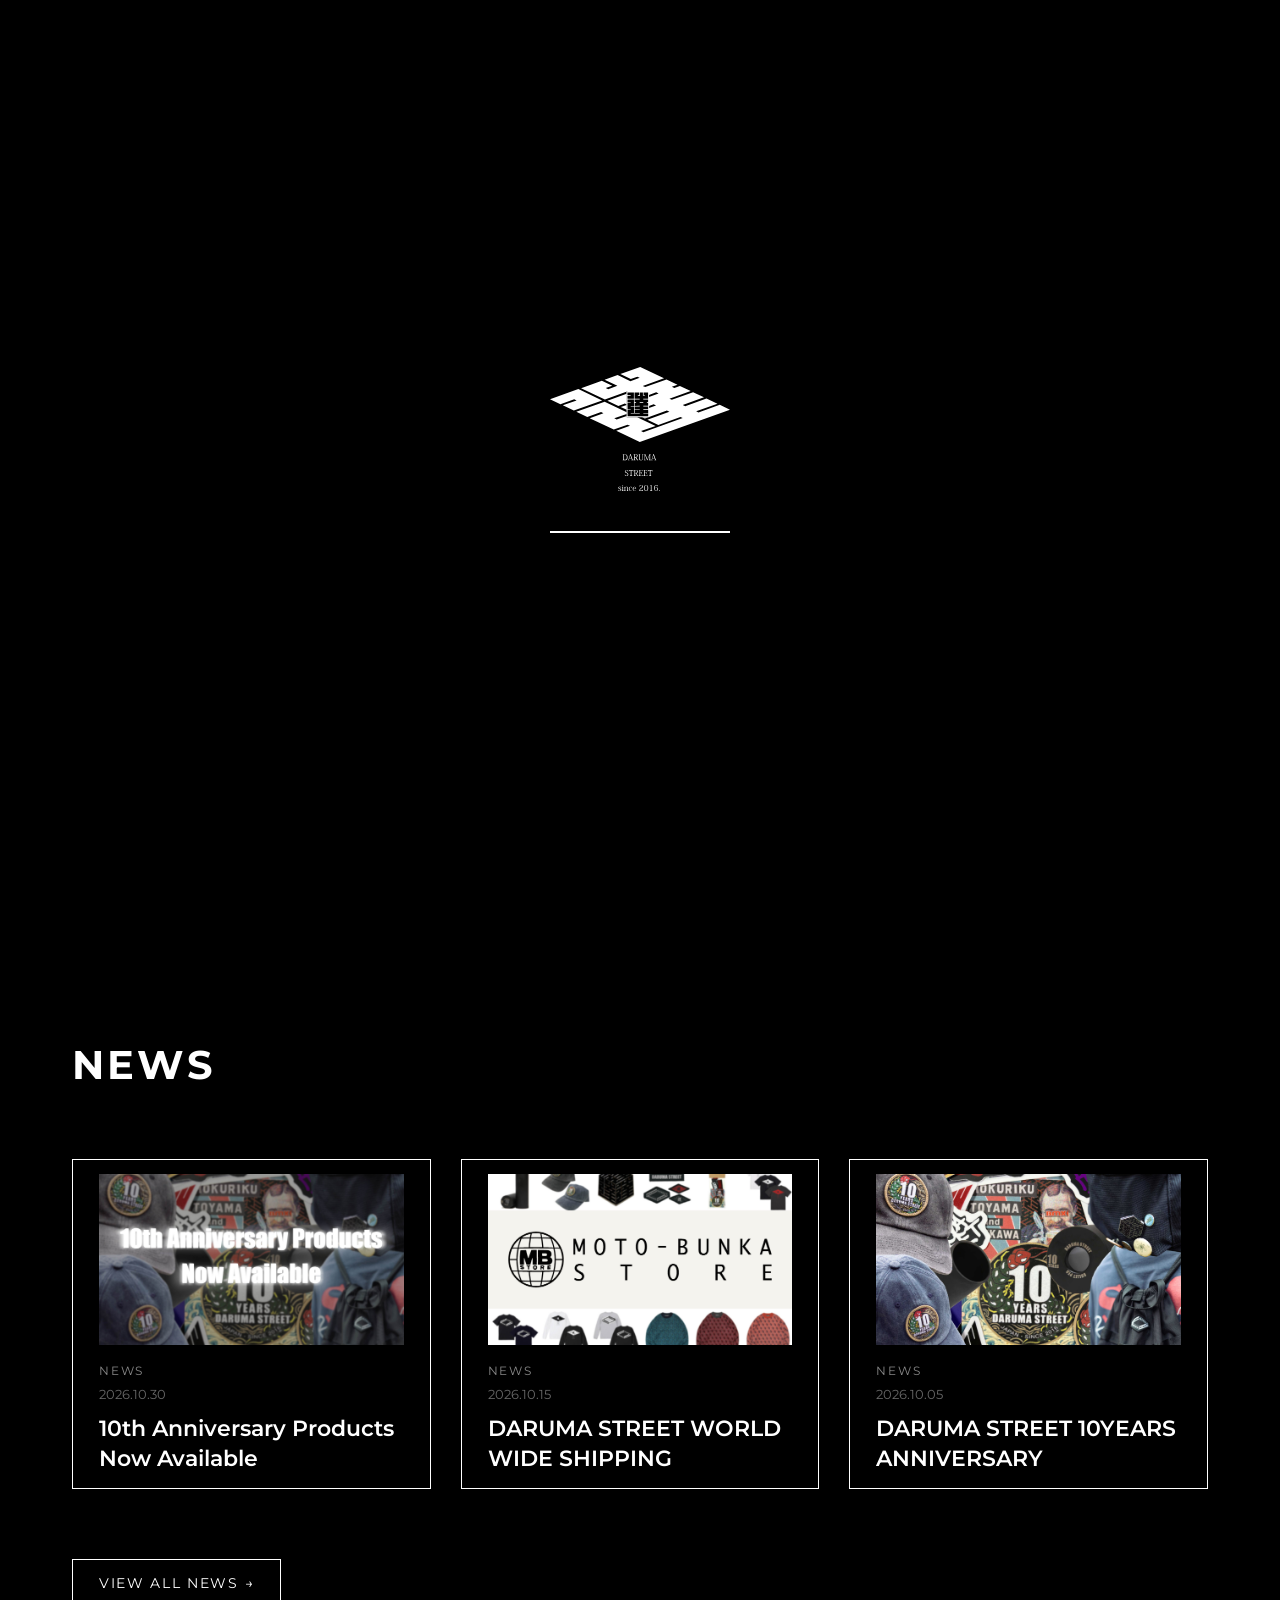
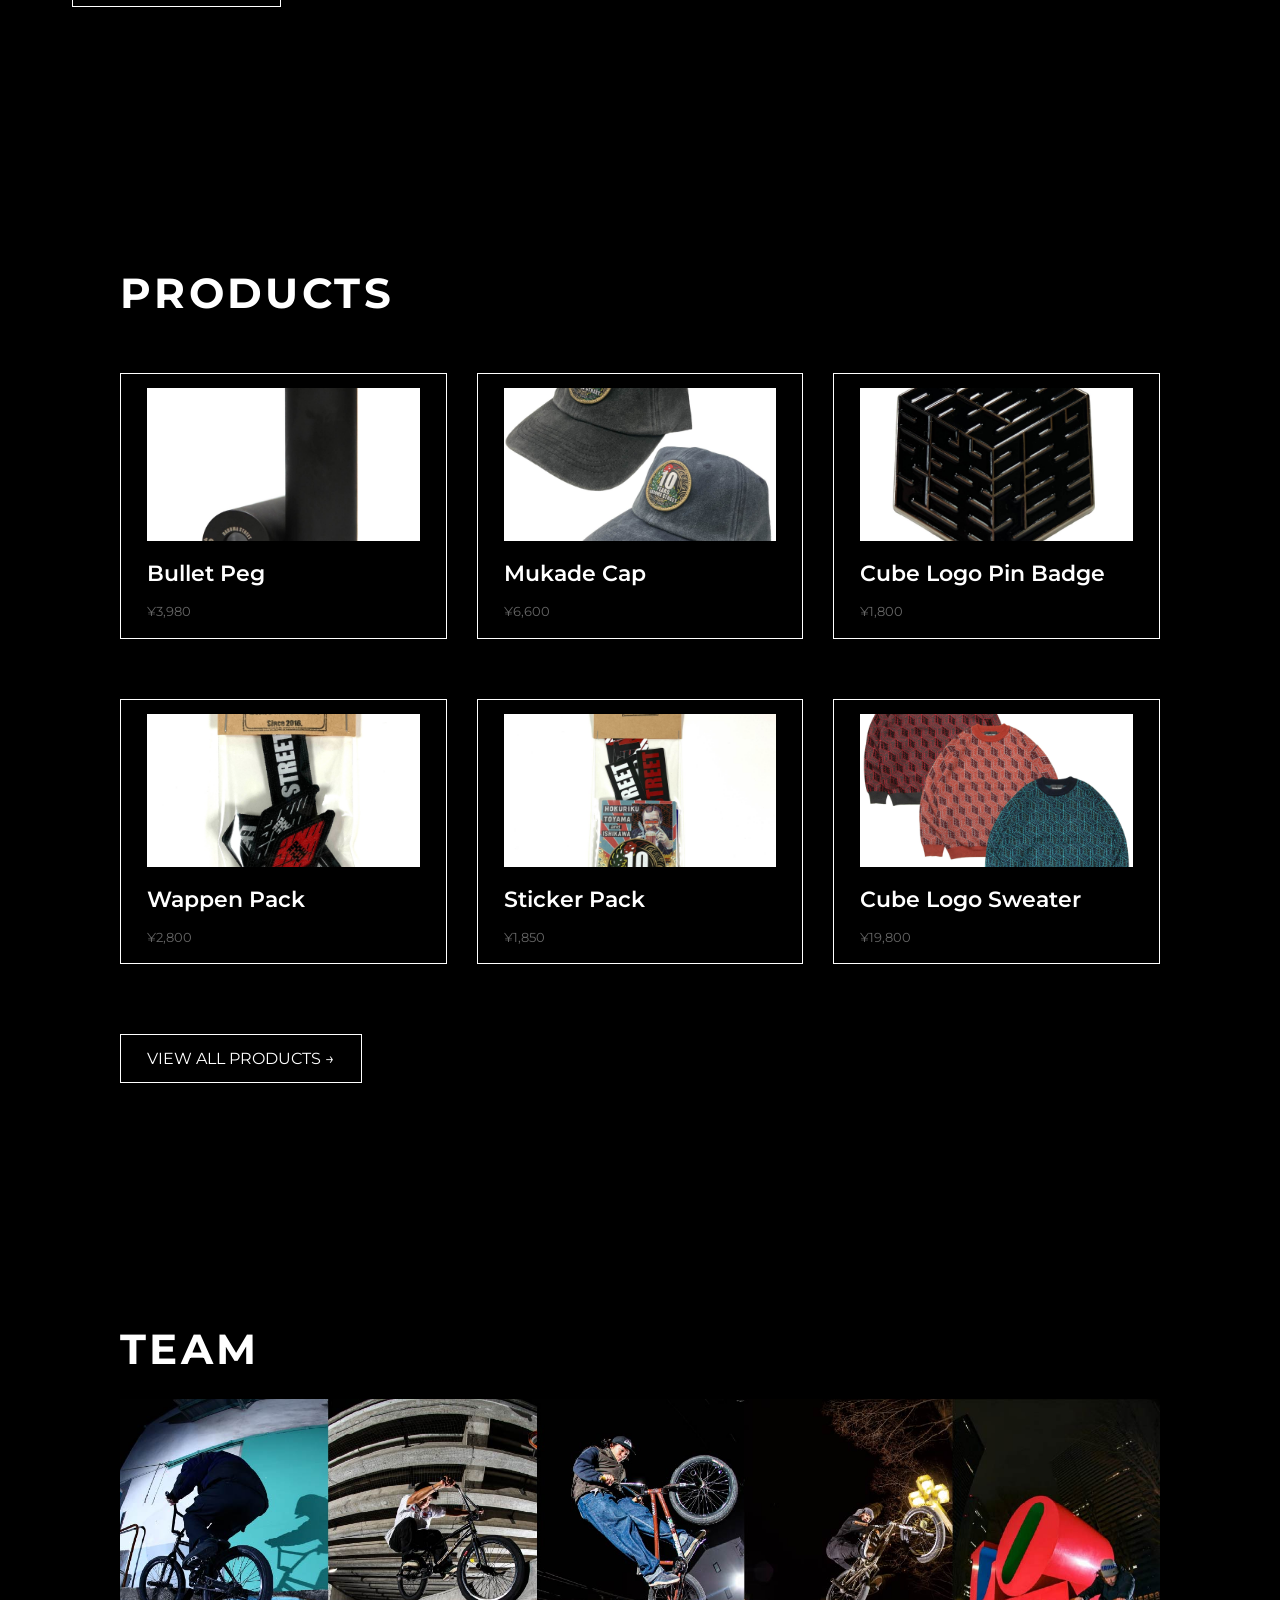
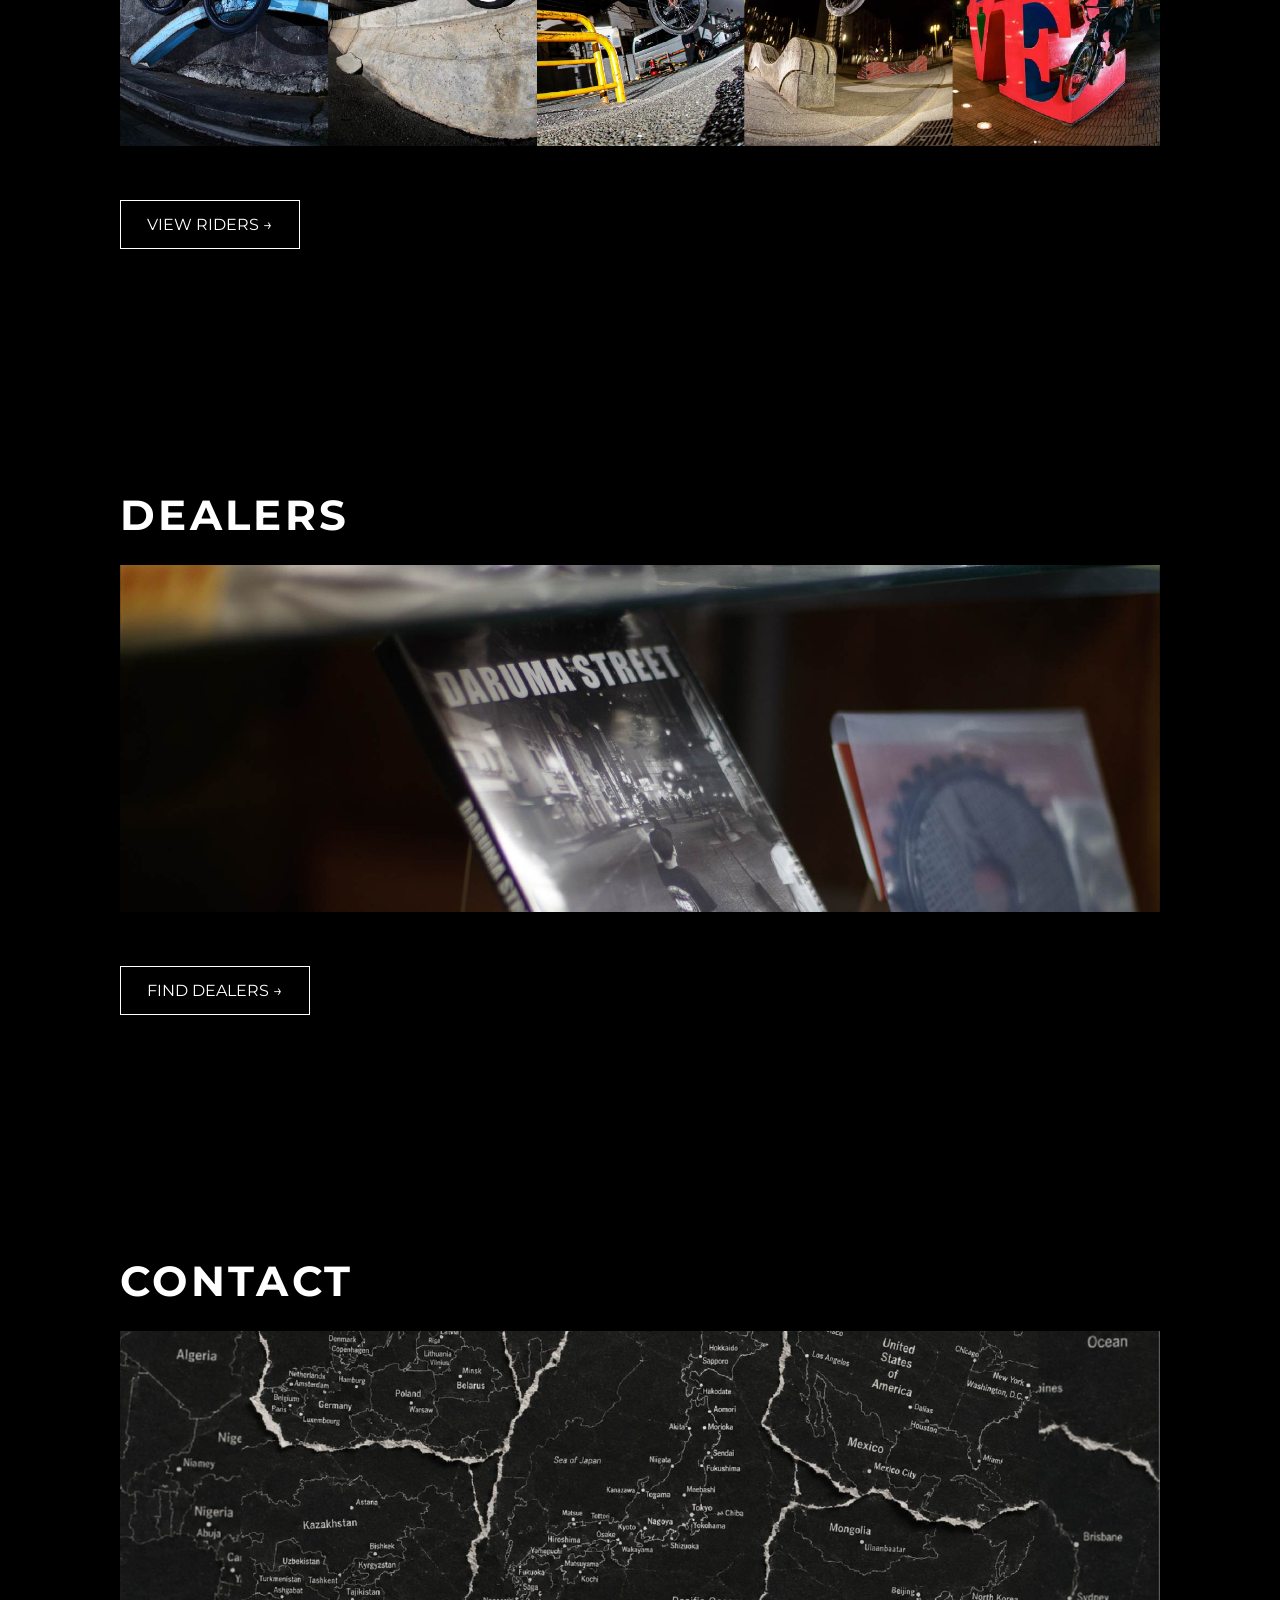
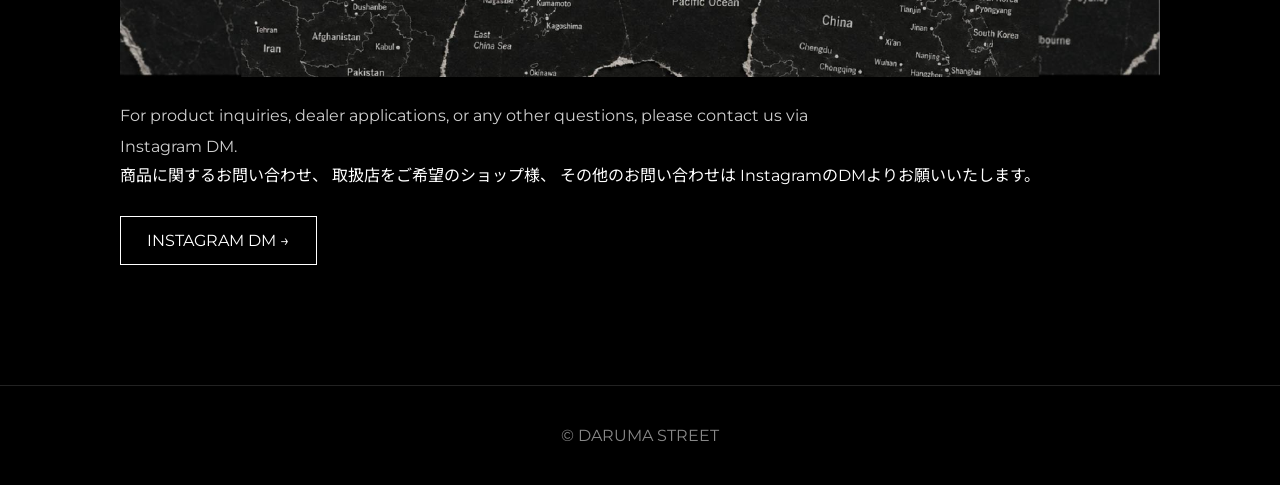
<file: index.html>
<!DOCTYPE html>
<html lang="ja">
<head>
<meta charset="UTF-8">
<meta name="viewport" content="width=device-width, initial-scale=1.0">
<title>DARUMA STREET</title>
<meta name="description" content="DARUMA STREET Official Website">
<link rel="icon" href="assets/favicon/favicon.png">
<link rel="icon" type="image/png" href="assets/favicon/favicon.png">
<link rel="stylesheet" href="css/style.css">
<link rel="preconnect" href="https://fonts.googleapis.com">
<link rel="preconnect" href="https://fonts.gstatic.com" crossorigin>
<link href="https://fonts.googleapis.com/css2?family=Montserrat:wght@300;400;500;600&family=Noto+Sans+JP:wght@300;400;500&display=swap" rel="stylesheet">
</head>
<body>

<div id="loading">
<img src="assets/logo/logo.svg" alt="DARUMA STREET">
<div class="loading-bar"><span></span></div>
</div>

<header class="site-header">
<a href="index.html" class="logo"><img src="assets/logo/logo.svg" alt="DARUMA STREET"></a>
<div class="header-actions">
<button id="menuButton">MENU</button>
</div>
</header>

<nav id="menu">
<button id="closeMenu">CLOSE</button>
<ul>
<li><a href="about.html">ABOUT</a></li>
<li><a href="products.html">PRODUCTS</a></li>
<li><a href="team.html">TEAM</a></li>
<li><a href="dealers.html">DEALERS</a></li>
<li><a href="news.html">NEWS</a></li>
<li><a href="contact.html">CONTACT</a></li>
</ul>

<div class="menu-social">
<a href="https://www.instagram.com/daruma_street/" target="_blank" rel="noopener noreferrer">Instagram</a>
<a href="https://www.youtube.com/channel/UChKPilzXF9qvHxwmIolRzbw" target="_blank" rel="noopener noreferrer">YouTube</a>
</div>
</nav>

<section id="hero">
<div class="hero-slider">
<div class="slide active"><img src="assets/images/hero01.jpg" alt=""></div>
<div class="slide"><img src="assets/images/hero02.jpg" alt=""></div>
<div class="slide"><img src="assets/images/hero03.jpg" alt=""></div>
<div class="slide"><img src="assets/images/hero04.jpg" alt=""></div>
<div class="slide"><img src="assets/images/hero05.jpg" alt=""></div>
</div>
<div class="hero-counter"><span>01</span><span>02</span><span>03</span><span>04</span></div>
</section>

<main>

<section class="home-news">

    <h2 class="home-news-heading">NEWS</h2>

    <div id="home-news-list" class="home-news-list"></div>

    <div class="home-news-more">
        <a href="news.html">VIEW ALL NEWS →</a>
    </div>

</section>

<section id="products-preview">

    <h2>PRODUCTS</h2>

    <div id="home-products-list" class="home-products-list"></div>

    <div class="home-products-more">
        <a href="products.html">VIEW ALL PRODUCTS →</a>
    </div>

</section>

<section id="team-preview">

    <h2>TEAM</h2>

    <img
        src="assets/images/team-banner.jpg"
        alt="DARUMA STREET TEAM"
        class="home-banner">

    <a href="team.html">VIEW RIDERS →</a>

</section>

<section id="dealers-preview">

    <h2>DEALERS</h2>

    <img
        src="assets/images/dealers-banner.jpg"
        alt="DARUMA STREET DEALERS"
        class="home-banner">

    <a href="dealers.html">FIND DEALERS →</a>

</section>

<section id="contact-preview">

    <h2>CONTACT</h2>

    <img
        src="assets/images/contact-banner.jpg"
        alt="DARUMA STREET CONTACT"
        class="home-banner">

    <p>
        For product inquiries, dealer applications, or any other questions, please contact us via Instagram DM.
    </p>
        商品に関するお問い合わせ、 取扱店をご希望のショップ様、 その他のお問い合わせは InstagramのDMよりお願いいたします。
    </p>

    <a href="https://www.instagram.com/daruma_street/"
       target="_blank"
       rel="noopener noreferrer">
       INSTAGRAM DM →
    </a>

</section>

</main>

<footer><p>© DARUMA STREET</p></footer>

<script src="js/news-data.js"></script>
<script src="js/products-data.js"></script>
<script src="js/script.js"></script>

</body>
</html>
</file>
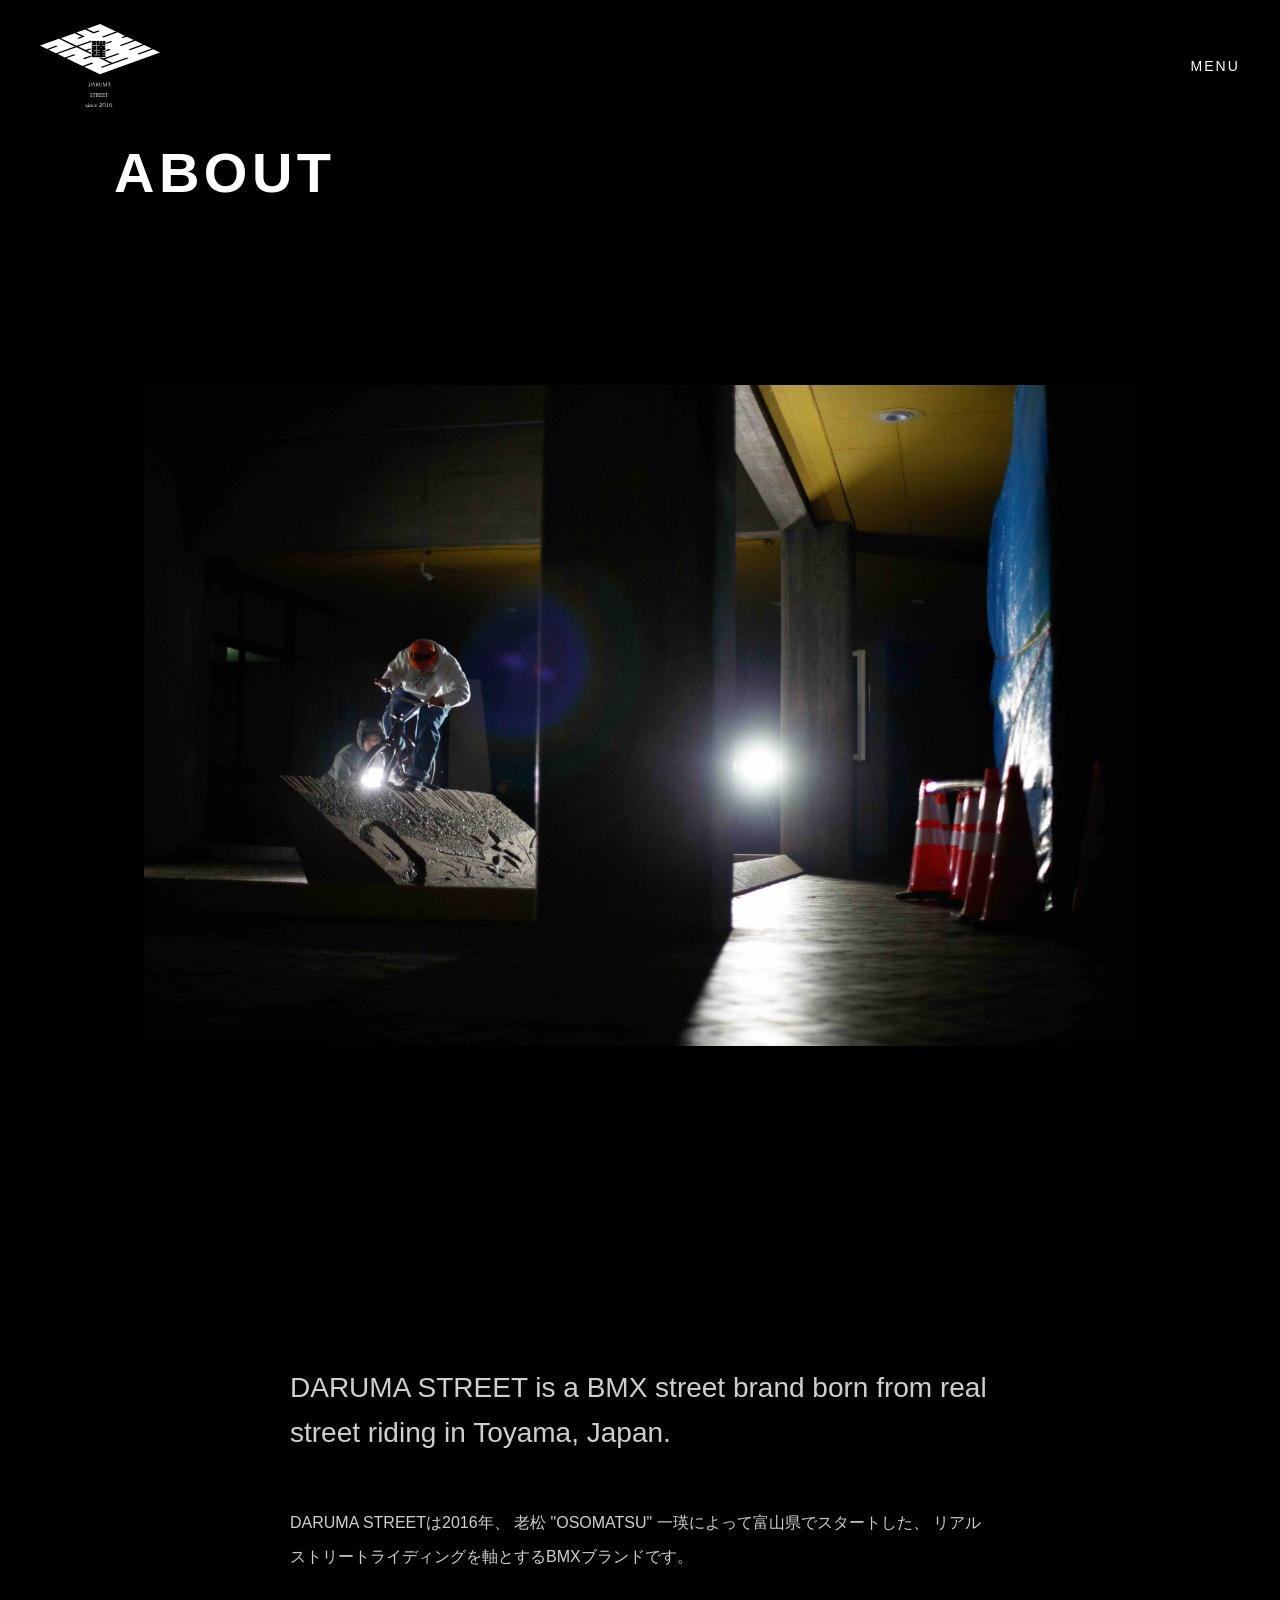
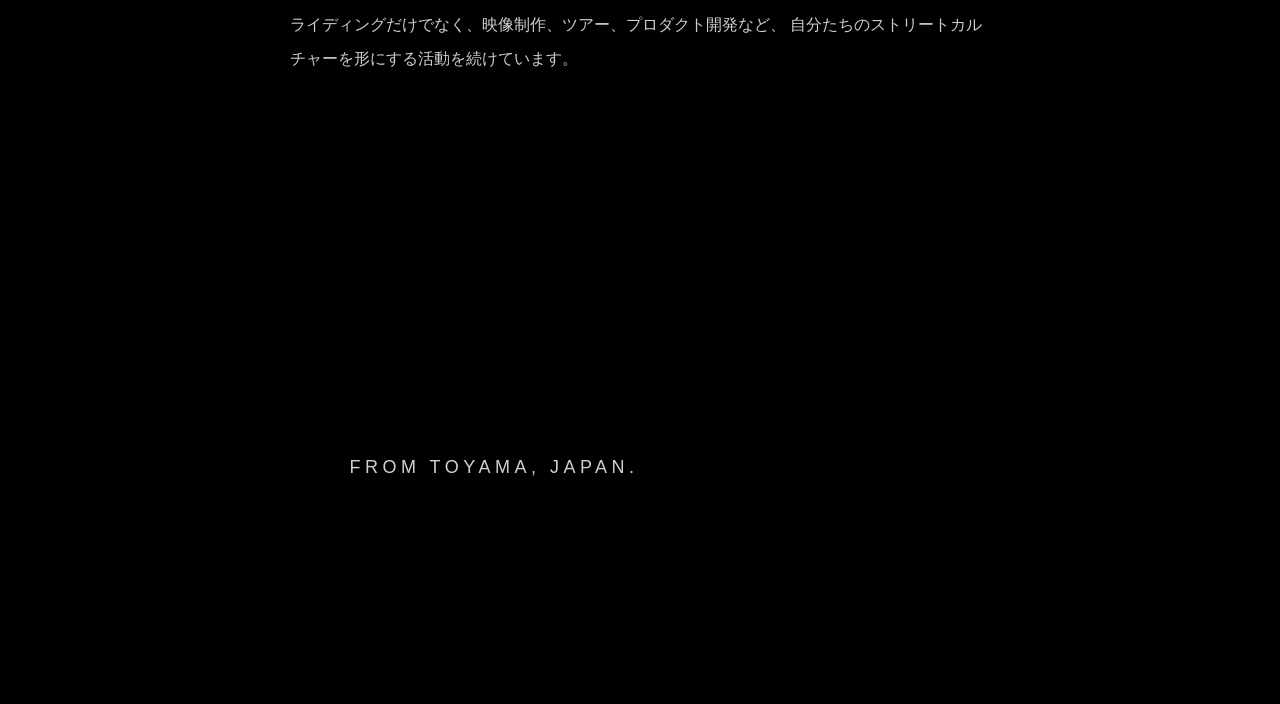
<file: about.html>
<!DOCTYPE html>
<html lang="ja">

<head>

<meta charset="UTF-8">
<meta name="viewport" content="width=device-width, initial-scale=1.0">

<title>ABOUT | DARUMA STREET</title>
<meta name="description" content="Learn about DARUMA STREET, a BMX street brand from Toyama, Japan.">
<link rel="icon" href="assets/favicon/favicon.png">
<link rel="icon" type="image/png" href="assets/favicon/favicon.png">
<link rel="stylesheet" href="css/style.css">
<link rel="stylesheet" href="css/about.css">

</head>

<body>

<header class="site-header">

<a href="index.html" class="logo">
<img src="assets/logo/logo.svg" alt="DARUMA STREET">
</a>

<div class="header-actions">

<button id="menuButton">MENU</button>
</div>

</header>

<nav id="menu">

<button id="closeMenu">CLOSE</button>

<ul>

<li><a href="about.html">ABOUT</a></li>
<li><a href="products.html">PRODUCTS</a></li>
<li><a href="team.html">TEAM</a></li>
<li><a href="dealers.html">DEALERS</a></li>
<li><a href="news.html">NEWS</a></li>
<li><a href="contact.html">CONTACT</a></li>

</ul>

<div class="menu-social">

<a href="https://www.instagram.com/daruma_street/" target="_blank" rel="noopener noreferrer">

Instagram

</a>

<a href="https://www.youtube.com/channel/UChKPilzXF9qvHxwmIolRzbw" target="_blank" rel="noopener noreferrer">

YouTube

</a>

</div>

</nav>

<main class="about-page">

<h1>ABOUT</h1>

<section class="about-hero">

<img src="assets/images/about.jpg" alt="DARUMA STREET">

</section>

<section class="about-text">

<p class="lead">

DARUMA STREET is a BMX street brand born from real street riding in Toyama, Japan.

</p>

<p>

DARUMA STREETは2016年、
老松 "OSOMATSU" 一瑛によって富山県でスタートした、
リアルストリートライディングを軸とするBMXブランドです。

</p>

<p>

ライディングだけでなく、映像制作、ツアー、プロダクト開発など、
自分たちのストリートカルチャーを形にする活動を続けています。

</p>

</section>

<section class="about-footer">

<p>

FROM TOYAMA, JAPAN.

</p>

</section>

</main>

<script src="js/script.js"></script>

</body>

</html>
</file>
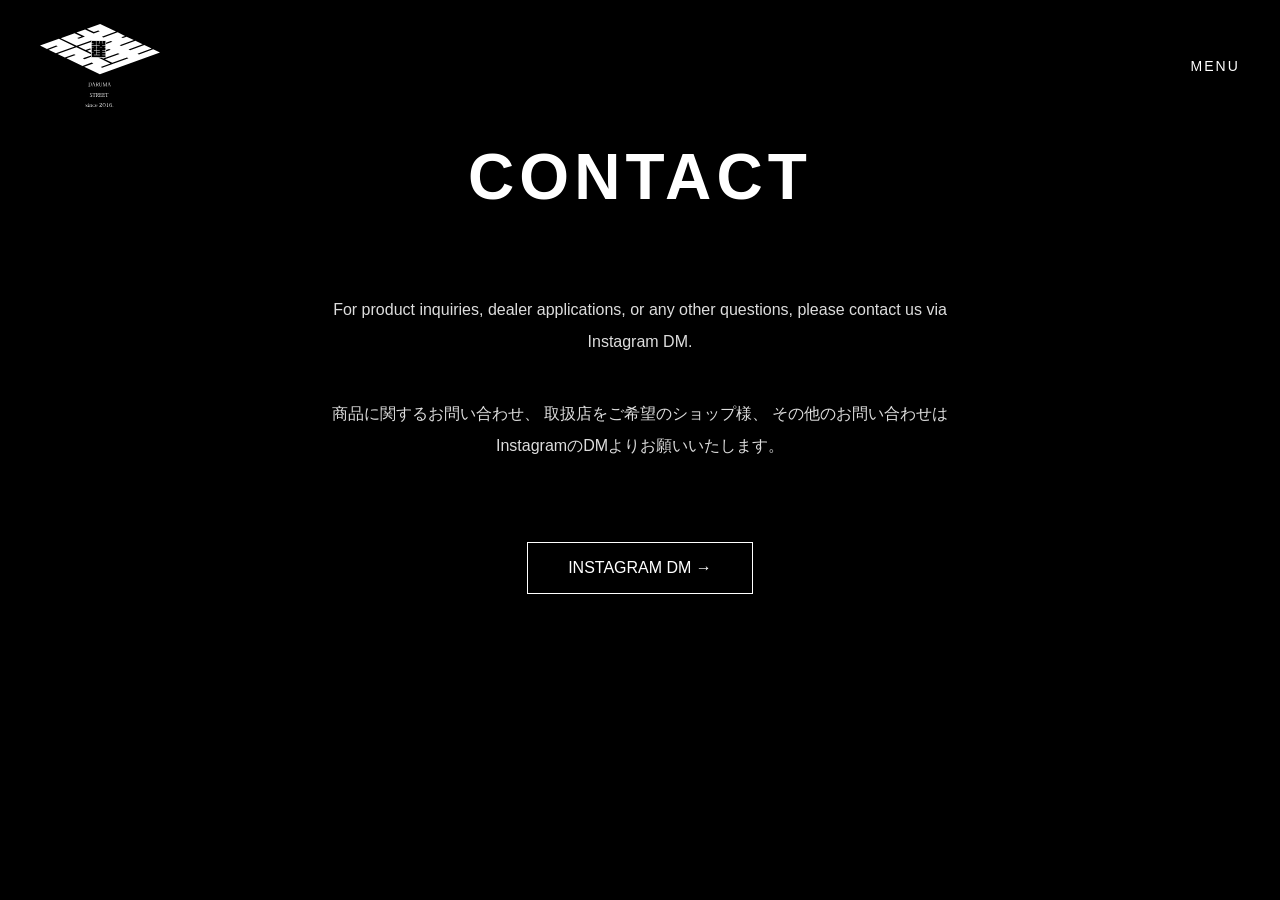
<file: contact.html>
<!DOCTYPE html>
<html lang="ja">

<head>

<meta charset="UTF-8">
<meta name="viewport" content="width=device-width, initial-scale=1.0">

<title>CONTACT | DARUMA STREET</title>
<meta name="description" content="Contact DARUMA STREET for inquiries, collaborations and wholesale.">
<link rel="icon" href="assets/favicon/favicon.png">
<link rel="icon" type="image/png" href="assets/favicon/favicon.png">
<link rel="stylesheet" href="css/style.css">
<link rel="stylesheet" href="css/contact.css">

</head>

<body>

<header class="site-header">

<a href="index.html" class="logo">

<img src="assets/logo/logo.svg" alt="DARUMA STREET">

</a>

<div class="header-actions">


<button id="menuButton">MENU</button>

</div>

</header>

<nav id="menu">

<button id="closeMenu">CLOSE</button>

<ul>

<li><a href="about.html">ABOUT</a></li>
<li><a href="products.html">PRODUCTS</a></li>
<li><a href="team.html">TEAM</a></li>
<li><a href="dealers.html">DEALERS</a></li>
<li><a href="news.html">NEWS</a></li>
<li><a href="contact.html">CONTACT</a></li>

</ul>

<div class="menu-social">

<a href="https://www.instagram.com/daruma_street/" target="_blank" rel="noopener noreferrer">

Instagram

</a>

<a href="https://www.youtube.com/channel/UChKPilzXF9qvHxwmIolRzbw" target="_blank" rel="noopener noreferrer">

YouTube

</a>

</div>

</nav>

<main class="contact-page">

<h1>CONTACT</h1>

<p class="contact-intro">

For product inquiries, dealer applications,
or any other questions,
please contact us via Instagram DM.

</p>

<p class="contact-intro-ja">

商品に関するお問い合わせ、
取扱店をご希望のショップ様、
その他のお問い合わせは
InstagramのDMよりお願いいたします。

</p>

<a
class="instagram-button"
href="https://www.instagram.com/daruma_street/"
target="_blank"
rel="noopener noreferrer">

INSTAGRAM DM →

</a>

</main>

<script src="js/script.js"></script>

</body>

</html>
</file>
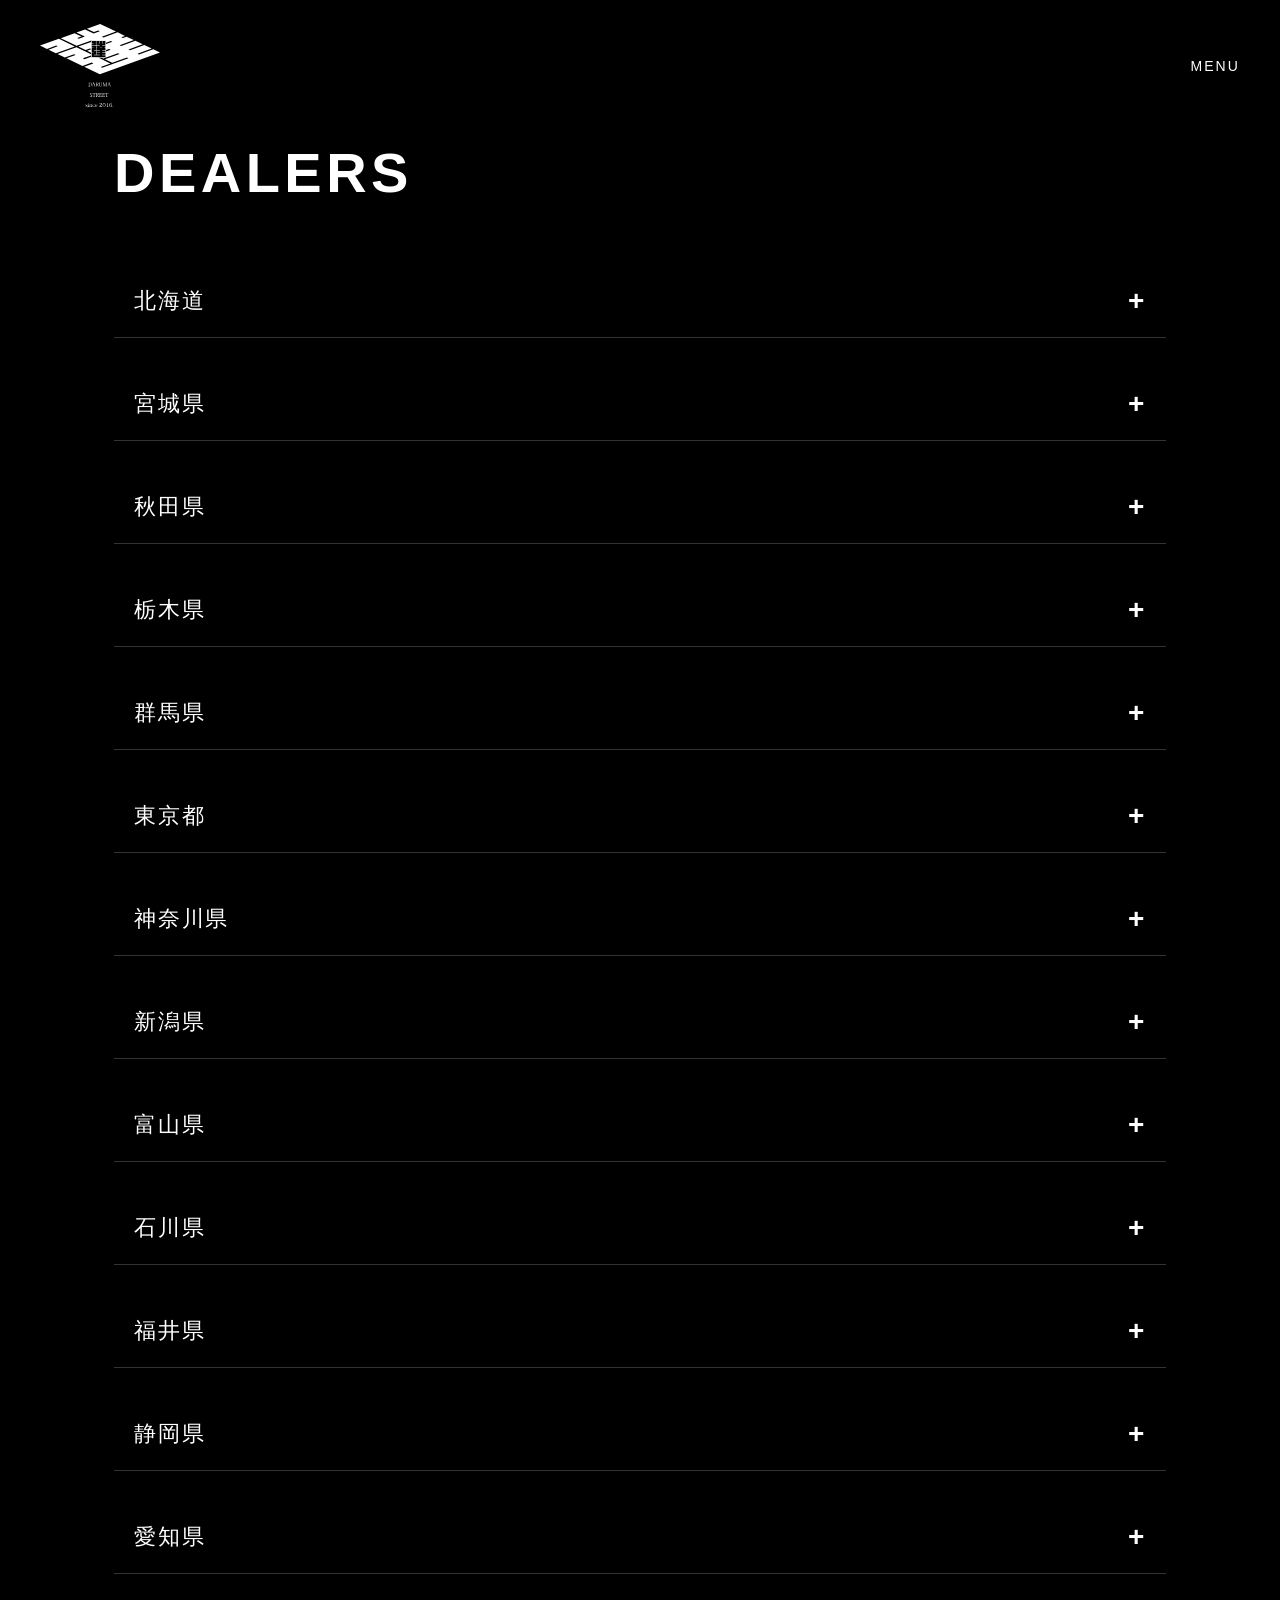
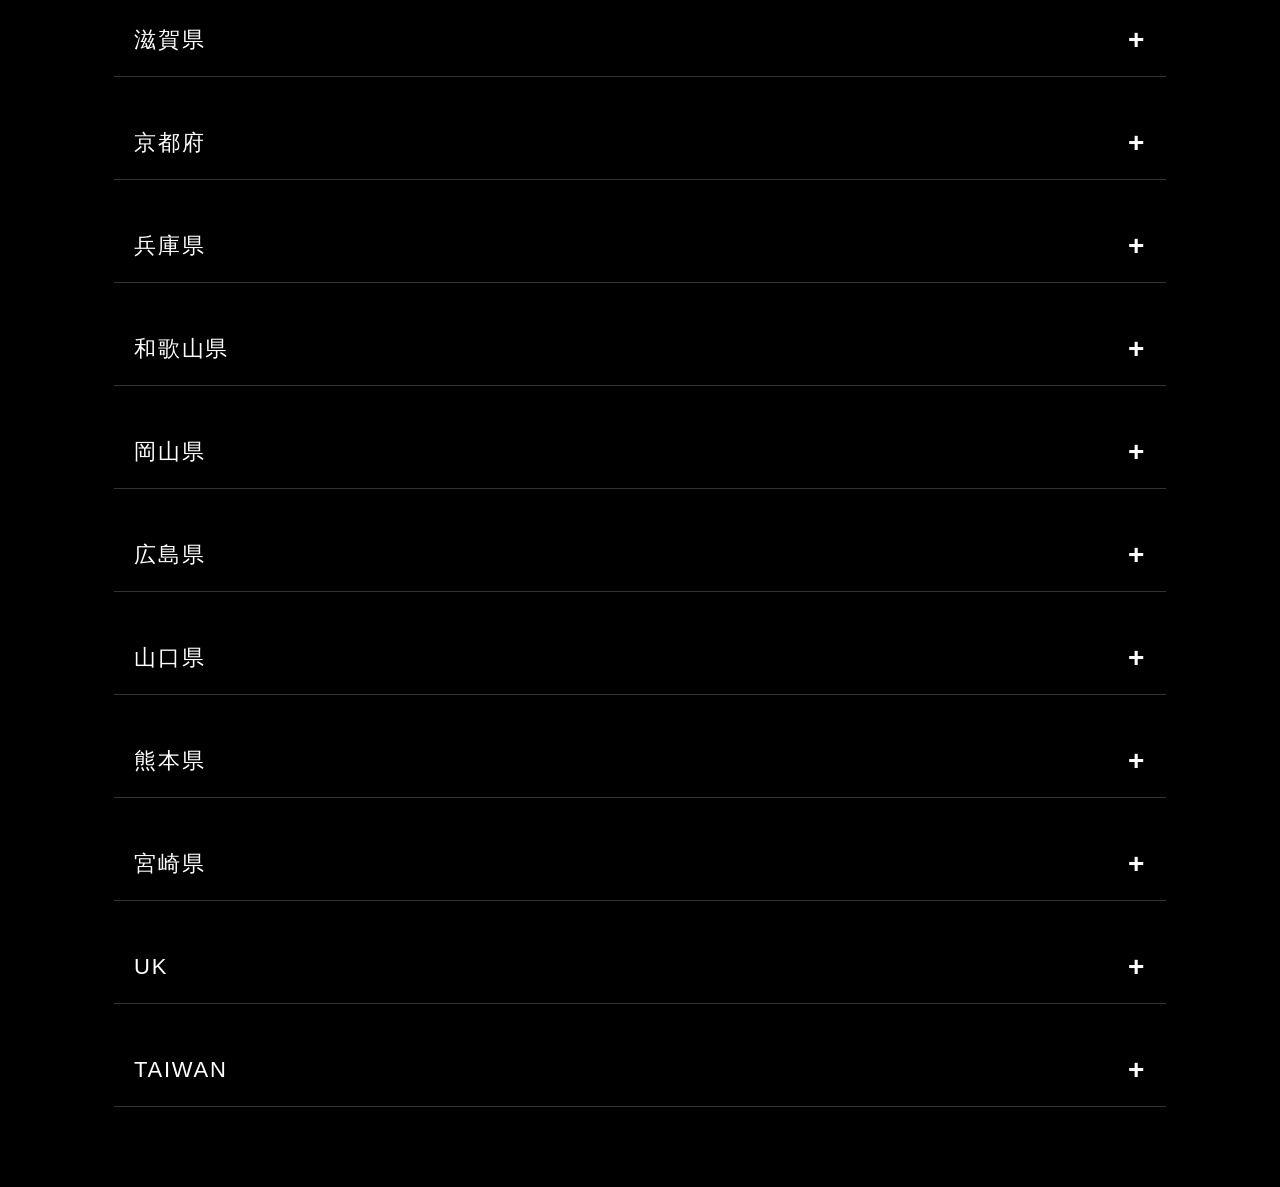
<file: dealers.html>
<!DOCTYPE html>
<html lang="ja">

<head>
    <meta charset="UTF-8">
    <meta name="viewport" content="width=device-width, initial-scale=1.0">

    <title>DEALERS | DARUMA STREET</title>
    <meta name="description" content="Find official DARUMA STREET dealers and stockists.">
    <link rel="icon" href="assets/favicon/favicon.png">
    <link rel="icon" type="image/png" href="assets/favicon/favicon.png">
    <link rel="stylesheet" href="css/style.css">
    <link rel="stylesheet" href="css/dealers.css">
</head>

<body>

<header class="site-header">

    <a href="index.html" class="logo">
        <img src="assets/logo/logo.svg" alt="DARUMA STREET">
    </a>

    <div class="header-actions">
        
        <button id="menuButton">MENU</button>
    </div>

</header>

<nav id="menu">

<button id="closeMenu">CLOSE</button>

<ul>

<li><a href="about.html">ABOUT</a></li>
<li><a href="products.html">PRODUCTS</a></li>
<li><a href="team.html">TEAM</a></li>
<li><a href="dealers.html">DEALERS</a></li>
<li><a href="news.html">NEWS</a></li>
<li><a href="contact.html">CONTACT</a></li>

</ul>

<div class="menu-social">

<a href="https://www.instagram.com/daruma_street/" target="_blank" rel="noopener noreferrer">

Instagram

</a>

<a href="https://www.youtube.com/channel/UChKPilzXF9qvHxwmIolRzbw" target="_blank" rel="noopener noreferrer">

YouTube

</a>

</div>

</nav>

<main class="dealers-page">

<h1>DEALERS</h1>

<!-- DEALERS LIST -->

<!-- ===================================== -->
<!-- HOKKAIDO -->
<!-- ===================================== -->

<div class="accordion-item">

<button class="accordion-header">
<span>北海道</span>
<span class="accordion-icon">+</span>
</button>

<div class="accordion-content">

<div class="dealer-card">

<h2>Wheelies</h2>

<p>北海道札幌市中央区大通東２丁目１５−２</p>

<p class="dealer-links">
<a href="https://www.instagram.com/wheelies_bmx/" target="_blank" rel="noopener noreferrer"　rel="noopener noreferrer">Instagram →</a>
<a href="https://maps.app.goo.gl/CeooP4QFLdJFJYBK7" target="_blank" rel="noopener noreferrer"　rel="noopener noreferrer">Google Maps →</a>
</p>

</div>

</div>

</div>


<!-- ===================================== -->
<!-- MIYAGI -->
<!-- ===================================== -->

<div class="accordion-item">

<button class="accordion-header">
<span>宮城県</span>
<span class="accordion-icon">+</span>
</button>

<div class="accordion-content">

<div class="dealer-card">

<h2>BIKE SPORTS..ing</h2>

<p>宮城県仙台市宮城野区鶴ケ谷２丁目８</p>

<p class="dealer-links">
<a href="https://www.instagram.com/bikesportsing/" target="_blank" rel="noopener noreferrer">Instagram →</a>
<a href="https://maps.app.goo.gl/ao5NekHvfFRAf14j7" target="_blank" rel="noopener noreferrer">Google Maps →</a>
</p>

</div>

</div>

</div>


<!-- ===================================== -->
<!-- AKITA -->
<!-- ===================================== -->

<div class="accordion-item">

<button class="accordion-header">
<span>秋田県</span>
<span class="accordion-icon">+</span>
</button>

<div class="accordion-content">

<div class="dealer-card">

<h2>サイクルショップタカハシ</h2>

<p>秋田県秋田市大町１−６−２７</p>

<p class="dealer-links">
<a href="https://maps.app.goo.gl/HGCwwuznnDBwoHbY9" target="_blank" rel="noopener noreferrer">Google Maps →</a>
</p>

</div>

</div>

</div>


<!-- ===================================== -->
<!-- TOCHIGI -->
<!-- ===================================== -->

<div class="accordion-item">

<button class="accordion-header">
<span>栃木県</span>
<span class="accordion-icon">+</span>
</button>

<div class="accordion-content">

<div class="dealer-card">

<h2>Spin City</h2>

<p>栃木県宇都宮市今泉町２９９６−５</p>

<p class="dealer-links">
<a href="https://www.instagram.com/spincitywheel/" target="_blank" rel="noopener noreferrer">Instagram →</a>
<a href="https://maps.app.goo.gl/NjPbS1QxjAvfY5586" target="_blank" rel="noopener noreferrer">Google Maps →</a>
</p>

</div>

</div>

</div>


<!-- ===================================== -->
<!-- GUNMA -->
<!-- ===================================== -->

<div class="accordion-item">

<button class="accordion-header">
<span>群馬県</span>
<span class="accordion-icon">+</span>
</button>

<div class="accordion-content">

<div class="dealer-card">

<h2>KRAIM</h2>

<p>群馬県高崎市小八木１６４４−１</p>

<p class="dealer-links">
<a href="https://www.instagram.com/kraim_bmx/" target="_blank" rel="noopener noreferrer">Instagram →</a>
<a href="https://maps.app.goo.gl/A9ZV8WpnxjAGjPic9" target="_blank" rel="noopener noreferrer">Google Maps →</a>
</p>

</div>

</div>

</div>


<!-- ===================================== -->
<!-- TOKYO -->
<!-- ===================================== -->

<div class="accordion-item">

<button class="accordion-header">
<span>東京都</span>
<span class="accordion-icon">+</span>
</button>

<div class="accordion-content">

<div class="dealer-card">

<h2>MOTO-BUNKA STORE</h2>

<p>東京都新宿区西新宿３−７−２６ ハイネスロワイヤル４０９</p>

<p class="dealer-links">
<a href="https://www.instagram.com/motobunka_store/" target="_blank" rel="noopener noreferrer">Instagram →</a>
<a href="https://maps.app.goo.gl/UJvQphRNbszJZfAM8" target="_blank" rel="noopener noreferrer">Google Maps →</a>
</p>

</div>

<div class="dealer-card">

<h2>Arktz 渋谷店</h2>

<p>東京都渋谷区神宮前６−１８−６ 大橋ビル２F</p>

<p class="dealer-links">
<a href="https://www.instagram.com/arktz_shibuya/" target="_blank" rel="noopener noreferrer">Instagram →</a>
<a href="https://maps.app.goo.gl/X11mEKWTXXJFicys5" target="_blank" rel="noopener noreferrer">Google Maps →</a>
</p>

</div>

<div class="dealer-card">

<h2>W-BASE</h2>

<p>東京都渋谷区神宮前6-23-11 J-SIX BLDG 1F,2F</p>

<p class="dealer-links">
<a href="https://www.instagram.com/wbasebicyclegarage/" target="_blank" rel="noopener noreferrer">Instagram →</a>
<a href="https://maps.app.goo.gl/K1NdckpjYW5C1nCe8" target="_blank" rel="noopener noreferrer">Google Maps →</a>
</p>

</div>

</div>

</div>

<!-- ===================================== -->
<!-- KANAGAWA -->
<!-- ===================================== -->

<div class="accordion-item">

<button class="accordion-header">
<span>神奈川県</span>
<span class="accordion-icon">+</span>
</button>

<div class="accordion-content">

<div class="dealer-card">

<h2>FlourishBMX</h2>

<p>
神奈川県横浜市神奈川区西神奈川１−１５−２
パーソナルハイツ東白楽１０２
</p>

<p class="dealer-links">

<a href="https://www.instagram.com/flourishbmx/" target="_blank" rel="noopener noreferrer">

Instagram →

</a>

<a href="https://maps.app.goo.gl/9MN4axaNZqPW1AmY9" target="_blank" rel="noopener noreferrer">

Google Maps →

</a>

</p>

</div>


<div class="dealer-card">

<h2>BMX SHOP CAVE</h2>

<p>
神奈川県横浜市神奈川区西神奈川１−１５−２
パーソナルハイツ東白楽１０２
</p>

<p class="dealer-links">

<a href="https://www.instagram.com/bmxshopcave/" target="_blank" rel="noopener noreferrer">

Instagram →

</a>

<a href="https://maps.app.goo.gl/dA3Ycie81FVtze4w8" target="_blank" rel="noopener noreferrer">

Google Maps →

</a>

</p>

</div>

</div>

</div>

<!-- ===================================== -->
<!-- NIIGATA -->
<!-- ===================================== -->

<div class="accordion-item">

<button class="accordion-header">
<span>新潟県</span>
<span class="accordion-icon">+</span>
</button>

<div class="accordion-content">

<div class="dealer-card">

<h2>GLOW</h2>

<p>
新潟県長岡市下柳２−６−２４
</p>

<p class="dealer-links">

<a href="https://www.instagram.com/glow_bmx/" target="_blank" rel="noopener noreferrer">

Instagram →

</a>

<a href="https://maps.app.goo.gl/LN41P53pgjLNBs978" target="_blank" rel="noopener noreferrer">

Google Maps →

</a>

</p>

</div>

<hr class="dealer-divider">

<div class="dealer-card">

<h2>OLD SKUNK</h2>

<p>
新潟県見附市本所２丁目６−２１
アスペリテ本所102
</p>

<p class="dealer-links">

<a href="https://www.instagram.com/old_skunk_/" target="_blank" rel="noopener noreferrer">

Instagram →

</a>

<a href="https://maps.app.goo.gl/f7AnHhHWgyMNMLq5A" target="_blank" rel="noopener noreferrer">

Google Maps →

</a>

</p>

</div>

</div>

</div>

<!-- ===================================== -->
<!-- TOYAMA -->
<!-- ===================================== -->

<div class="accordion-item">

<button class="accordion-header">
<span>富山県</span>
<span class="accordion-icon">+</span>
</button>

<div class="accordion-content">

<div class="dealer-card">

<h2>TOOLATE SPORTS</h2>

<p>
富山県富山市南田町１丁目５−５
タータ商会 一階
</p>

<p class="dealer-links">

<a href="https://www.instagram.com/toolatesports/" target="_blank" rel="noopener noreferrer">

Instagram →

</a>

<a href="https://maps.app.goo.gl/fmbUNQwrvk4kGyHHA" target="_blank" rel="noopener noreferrer">

Google Maps →

</a>

</p>

</div>

</div>

</div>

<!-- ===================================== -->
<!-- ISHIKAWA -->
<!-- ===================================== -->

<div class="accordion-item">

<button class="accordion-header">
<span>石川県</span>
<span class="accordion-icon">+</span>
</button>

<div class="accordion-content">

<div class="dealer-card">

<h2>A-branch</h2>

<p>
石川県金沢市浅野本町ホ１４１−１
第一中田ビル１０３
</p>

<p class="dealer-links">

<a href="https://www.instagram.com/abranch_bmx/" target="_blank" rel="noopener noreferrer">

Instagram →

</a>

<a href="https://maps.app.goo.gl/GxfaEnqPkpkzJtMJ7" target="_blank" rel="noopener noreferrer">

Google Maps →

</a>

</p>

</div>

</div>

</div>

<!-- ===================================== -->
<!-- FUKUI -->
<!-- ===================================== -->

<div class="accordion-item">

<button class="accordion-header">
<span>福井県</span>
<span class="accordion-icon">+</span>
</button>

<div class="accordion-content">

<div class="dealer-card">

<h2>POOL</h2>

<p>
福井県敦賀市相生町5-3
</p>

<p class="dealer-links">

<a href="https://www.instagram.com/canamroll/" target="_blank" rel="noopener noreferrer">

Instagram →

</a>

<a href="https://maps.app.goo.gl/A2yGdXR5cCZUD8bA9" target="_blank" rel="noopener noreferrer">

Google Maps →

</a>

</p>

</div>

</div>

</div>

<!-- ===================================== -->
<!-- SHIZUOKA -->
<!-- ===================================== -->

<div class="accordion-item">

<button class="accordion-header">
<span>静岡県</span>
<span class="accordion-icon">+</span>
</button>

<div class="accordion-content">

<div class="dealer-card">

<h2>MERSYS</h2>

<p>
静岡県静岡市清水区千歳町５番１号
新清水ハイツ１０３
</p>

<p class="dealer-links">

<a href="https://www.instagram.com/mersys01/" target="_blank" rel="noopener noreferrer">

Instagram →

</a>

<a href="https://maps.app.goo.gl/bejis1rbTYjbSdfg7" target="_blank" rel="noopener noreferrer">

Google Maps →

</a>

</p>

</div>

</div>

</div>

<!-- ===================================== -->
<!-- AICHI -->
<!-- ===================================== -->

<div class="accordion-item">

<button class="accordion-header">
<span>愛知県</span>
<span class="accordion-icon">+</span>
</button>

<div class="accordion-content">

<div class="dealer-card">

<h2>FIVE STAR</h2>

<p>
愛知県名古屋市中村区竹橋町３１−１６
</p>

<p class="dealer-links">

<a href="https://www.instagram.com/inoue_yoshitaka/" target="_blank" rel="noopener noreferrer">
Instagram →
</a>

<a href="https://maps.app.goo.gl/mKi6vbAJPKWCnwp49" target="_blank" rel="noopener noreferrer">
Google Maps →
</a>

</p>

</div>

<hr class="dealer-divider">

<div class="dealer-card">

<h2>マツイサイクル</h2>

<p>
愛知県名古屋市南区中割町３丁目２８−１
</p>

<p class="dealer-links">

<a href="https://www.instagram.com/matsuicycle/" target="_blank" rel="noopener noreferrer">
Instagram →
</a>

<a href="https://maps.app.goo.gl/Bk2DYLC5CQkbtgQQ8" target="_blank" rel="noopener noreferrer">
Google Maps →
</a>

</p>

</div>

<hr class="dealer-divider">

<div class="dealer-card">

<h2>オートサイクルショップ後藤</h2>

<p>
愛知県江南市古知野町小金171
</p>

<p class="dealer-links">

<a href="https://www.instagram.com/autocycle510/" target="_blank" rel="noopener noreferrer">
Instagram →
</a>

<a href="https://maps.app.goo.gl/zPv23k6CZ9AD4uWg9" target="_blank" rel="noopener noreferrer">
Google Maps →
</a>

</p>

</div>

</div>

</div>

<!-- ===================================== -->
<!-- SHIGA -->
<!-- ===================================== -->

<div class="accordion-item">

<button class="accordion-header">
<span>滋賀県</span>
<span class="accordion-icon">+</span>
</button>

<div class="accordion-content">

<div class="dealer-card">

<h2>HUNTIME CYCLE STORE</h2>

<p>
滋賀県大津市大萱１丁目１９−１９
シルバーハイツ瀬田２０９
</p>

<p class="dealer-links">

<a href="https://www.instagram.com/huntime_cycle_store/" target="_blank" rel="noopener noreferrer">
Instagram →
</a>

<a href="https://maps.app.goo.gl/SuP9A4KjS5Fq7o5n7" target="_blank" rel="noopener noreferrer">
Google Maps →
</a>

</p>

</div>

</div>

</div>

<!-- ===================================== -->
<!-- KYOTO -->
<!-- ===================================== -->

<div class="accordion-item">

<button class="accordion-header">
<span>京都府</span>
<span class="accordion-icon">+</span>
</button>

<div class="accordion-content">

<div class="dealer-card">

<h2>スポーツサイクルアラカワ</h2>

<p>
京都府京都市上京区内構町４２１
</p>

<p class="dealer-links">

<a href="https://www.instagram.com/sportscyclearakawa/" target="_blank" rel="noopener noreferrer">
Instagram →
</a>

<a href="https://maps.app.goo.gl/yRNcpN4BCHtRYc4VA" target="_blank" rel="noopener noreferrer">
Google Maps →
</a>

</p>

</div>

</div>

</div>

<!-- ===================================== -->
<!-- HYOGO -->
<!-- ===================================== -->

<div class="accordion-item">

<button class="accordion-header">
<span>兵庫県</span>
<span class="accordion-icon">+</span>
</button>

<div class="accordion-content">

<div class="dealer-card">

<h2>BIKE SHOP RAG</h2>

<p>
兵庫県西宮市産所町１−１
K'S CREA 102
</p>

<p class="dealer-links">

<a href="https://www.instagram.com/bikeshoprag/" target="_blank" rel="noopener noreferrer">
Instagram →
</a>

<a href="https://maps.app.goo.gl/ughSNKdmAAAUd8Di7" target="_blank" rel="noopener noreferrer">
Google Maps →
</a>

</p>

</div>

</div>

</div>

<!-- ===================================== -->
<!-- WAKAYAMA -->
<!-- ===================================== -->

<div class="accordion-item">

<button class="accordion-header">
<span>和歌山県</span>
<span class="accordion-icon">+</span>
</button>

<div class="accordion-content">

<div class="dealer-card">

<h2>Main Stream</h2>

<p>
和歌山県和歌山市雑賀屋町５１
第２汀ビル１F
</p>

<p class="dealer-links">

<a href="https://www.instagram.com/cafestoremain/" target="_blank" rel="noopener noreferrer">
Instagram →
</a>

<a href="https://maps.app.goo.gl/Dy6Dmsg89nv96nbv6" target="_blank" rel="noopener noreferrer">
Google Maps →
</a>

</p>

</div>

</div>

</div>

<!-- ===================================== -->
<!-- OKAYAMA -->
<!-- ===================================== -->

<div class="accordion-item">

<button class="accordion-header">
<span>岡山県</span>
<span class="accordion-icon">+</span>
</button>

<div class="accordion-content">

<div class="dealer-card">

<h2>PATH</h2>

<p>
岡山県岡山市北区奉還町２丁目１２−１７
</p>

<p class="dealer-links">

<a href="https://www.instagram.com/path0331/" target="_blank" rel="noopener noreferrer">
Instagram →
</a>

<a href="https://maps.app.goo.gl/bQjNpNvaWweJbtGY8" target="_blank" rel="noopener noreferrer">
Google Maps →
</a>

</p>

</div>

</div>

</div>

<!-- ===================================== -->
<!-- HIROSHIMA -->
<!-- ===================================== -->

<div class="accordion-item">

<button class="accordion-header">
<span>広島県</span>
<span class="accordion-icon">+</span>
</button>

<div class="accordion-content">

<div class="dealer-card">

<h2>FREEBIRD</h2>

<p>
広島県広島市中区十日市町１−５−３
</p>

<p class="dealer-links">

<a href="https://www.instagram.com/freebirdbmxshop/" target="_blank" rel="noopener noreferrer">
Instagram →
</a>

<a href="https://maps.app.goo.gl/CfKWWgMGNAVUmU8M6" target="_blank" rel="noopener noreferrer">
Google Maps →
</a>

</p>

</div>

</div>

</div>

<!-- ===================================== -->
<!-- YAMAGUCHI -->
<!-- ===================================== -->

<div class="accordion-item">

<button class="accordion-header">
<span>山口県</span>
<span class="accordion-icon">+</span>
</button>

<div class="accordion-content">

<div class="dealer-card">

<h2>Bicycle SHOP NASTY</h2>

<p>
山口県周南市みなみ銀座2-5-1
</p>

<p class="dealer-links">

<a href="https://www.instagram.com/bicycleshop_nasty/" target="_blank" rel="noopener noreferrer">
Instagram →
</a>

<a href="https://maps.app.goo.gl/767t4N5z9QiPCRTd7" target="_blank" rel="noopener noreferrer">
Google Maps →
</a>

</p>

</div>

</div>

</div>

<!-- ===================================== -->
<!-- KUMAMOTO -->
<!-- ===================================== -->

<div class="accordion-item">

<button class="accordion-header">
<span>熊本県</span>
<span class="accordion-icon">+</span>
</button>

<div class="accordion-content">

<div class="dealer-card">

<h2>グラベルサイクル</h2>

<p>
熊本県熊本市中央区帯山２丁目２−３１
</p>

<p class="dealer-links">

<a href="https://www.instagram.com/gravelcycle/" target="_blank" rel="noopener noreferrer">
Instagram →
</a>

<a href="https://maps.app.goo.gl/wKeA8NYCzDFs9i7f7" target="_blank" rel="noopener noreferrer">
Google Maps →
</a>

</p>

</div>

<hr class="dealer-divider">

<div class="dealer-card">

<h2>KACHIAGE BIKES</h2>

<p>
熊本県熊本市中央区南坪井町5-2
</p>

<p class="dealer-links">

<a href="https://www.instagram.com/kachiage_bikes/" target="_blank" rel="noopener noreferrer">
Instagram →
</a>

<a href="https://maps.app.goo.gl/ATXWygsij8Hknhyz9" target="_blank" rel="noopener noreferrer">
Google Maps →
</a>

</p>

</div>

</div>

</div>

<!-- ===================================== -->
<!-- MIYAZAKI -->
<!-- ===================================== -->

<div class="accordion-item">

<button class="accordion-header">
<span>宮崎県</span>
<span class="accordion-icon">+</span>
</button>

<div class="accordion-content">

<div class="dealer-card">

<h2>BMXショップワンダーランド</h2>

<p>
宮崎県宮崎市青島３丁目３−１８
</p>

<p class="dealer-links">

<a href="https://www.instagram.com/bmxshopwonderland/" target="_blank" rel="noopener noreferrer">
Instagram →
</a>

<a href="https://maps.app.goo.gl/wTv8PMByka9eCJe59" target="_blank" rel="noopener noreferrer">
Google Maps →
</a>

</p>

</div>

</div>

</div>

<!-- ===================================== -->
<!-- UK -->
<!-- ===================================== -->

<div class="accordion-item">

<button class="accordion-header">
<span>UK</span>
<span class="accordion-icon">+</span>
</button>

<div class="accordion-content">

<div class="dealer-card">

<h2>The Central Library</h2>

<p class="dealer-links">

<a href="https://www.instagram.com/thecentrallibrary/" target="_blank" rel="noopener noreferrer">
Instagram →
</a>

</p>

</div>

</div>

</div>

<!-- ===================================== -->
<!-- TAIWAN -->
<!-- ===================================== -->

<div class="accordion-item">

<button class="accordion-header">
<span>TAIWAN</span>
<span class="accordion-icon">+</span>
</button>

<div class="accordion-content">

<div class="dealer-card">

<h2>STASH TAIWAN</h2>

<p class="dealer-links">

<a href="https://www.instagram.com/stashtaiwan/" target="_blank" rel="noopener noreferrer">
Instagram →
</a>

</p>

</div>

</div>

</div>

<script src="js/script.js"></script>
<script src="js/dealers.js"></script>

</body>
</html>
</file>
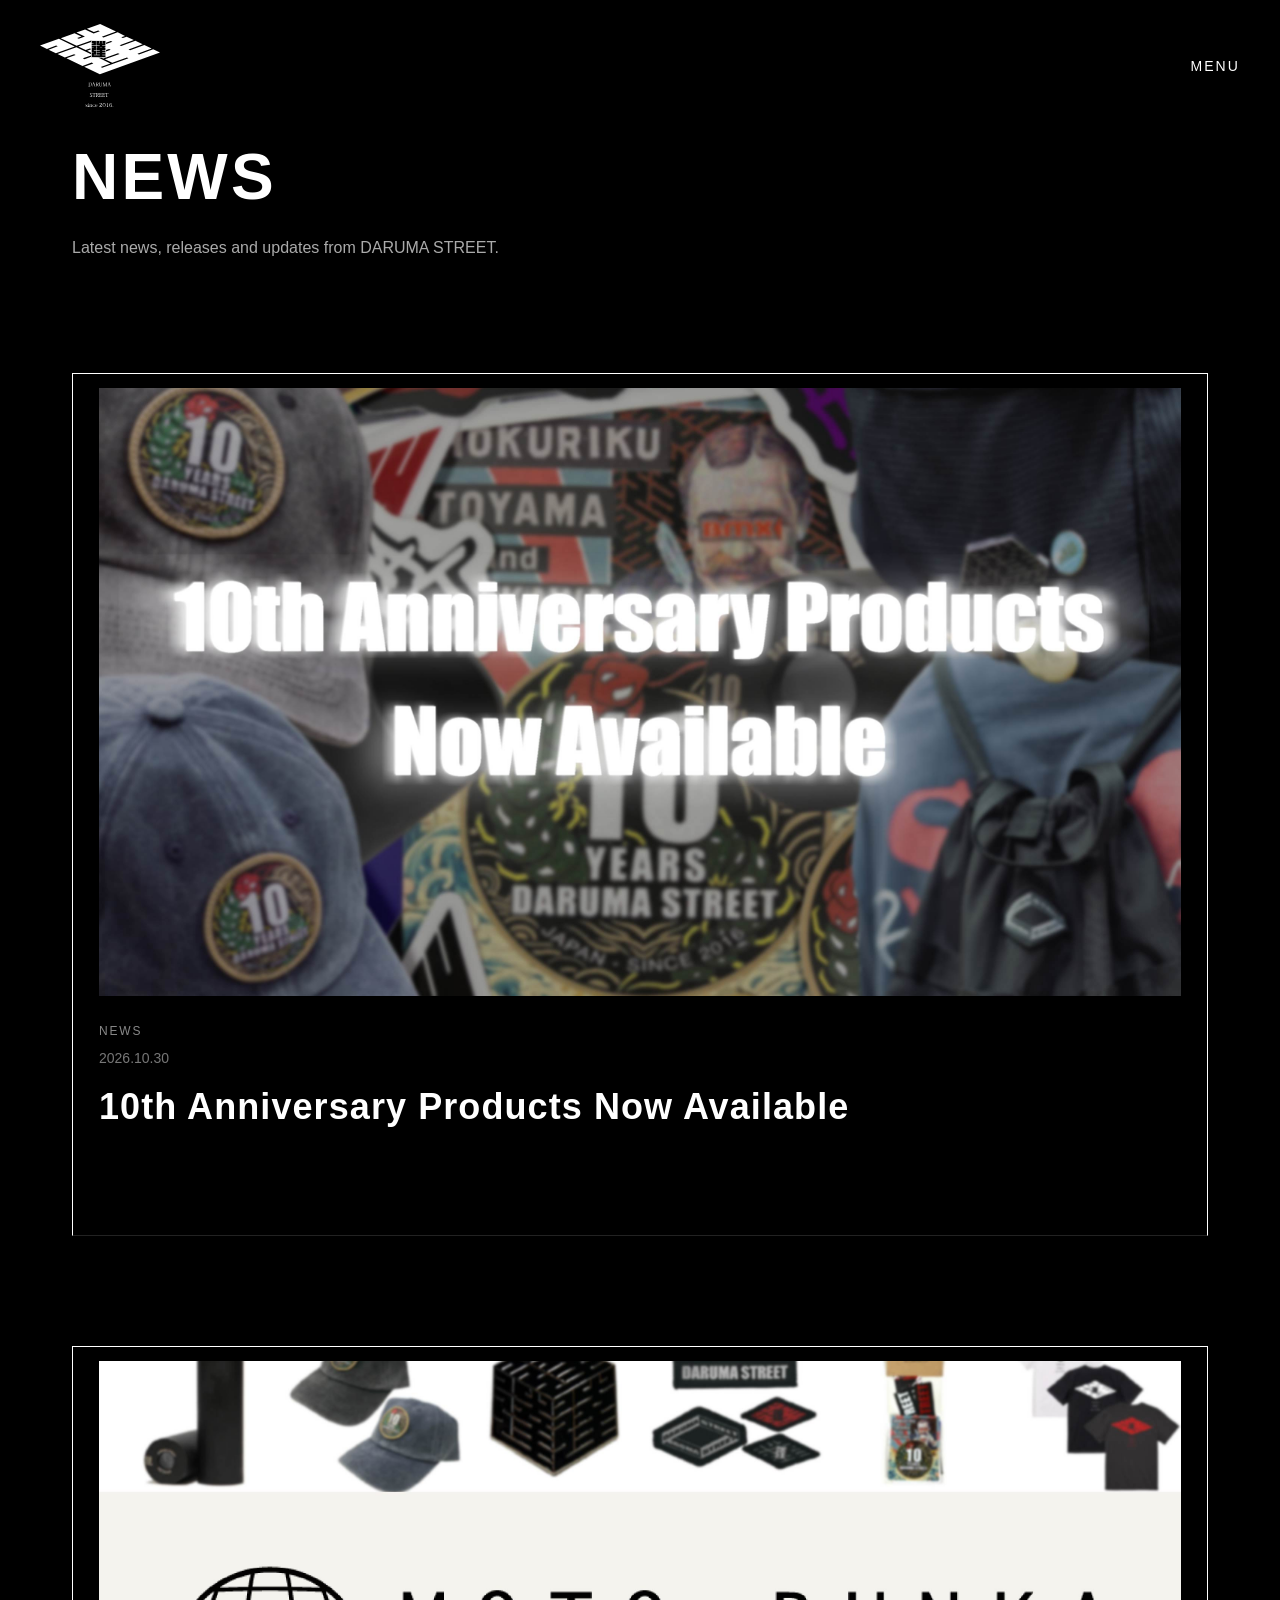
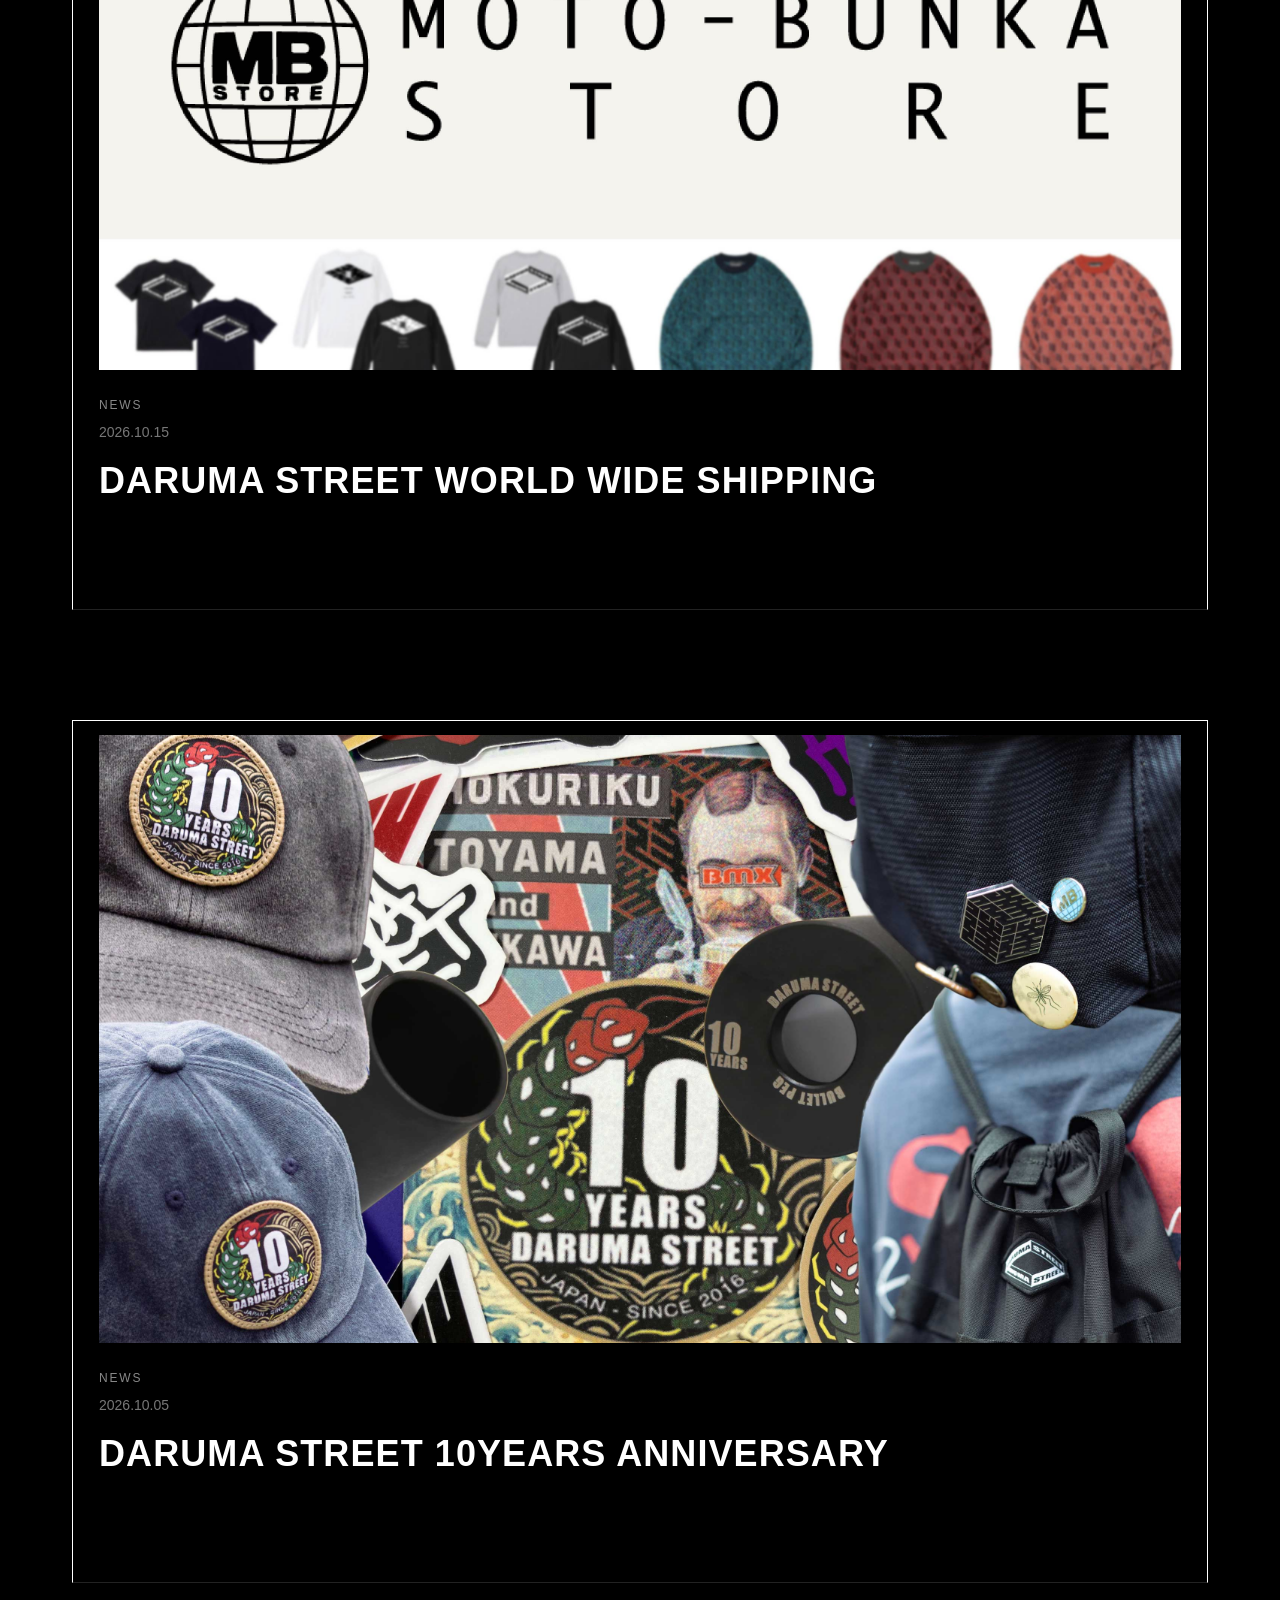
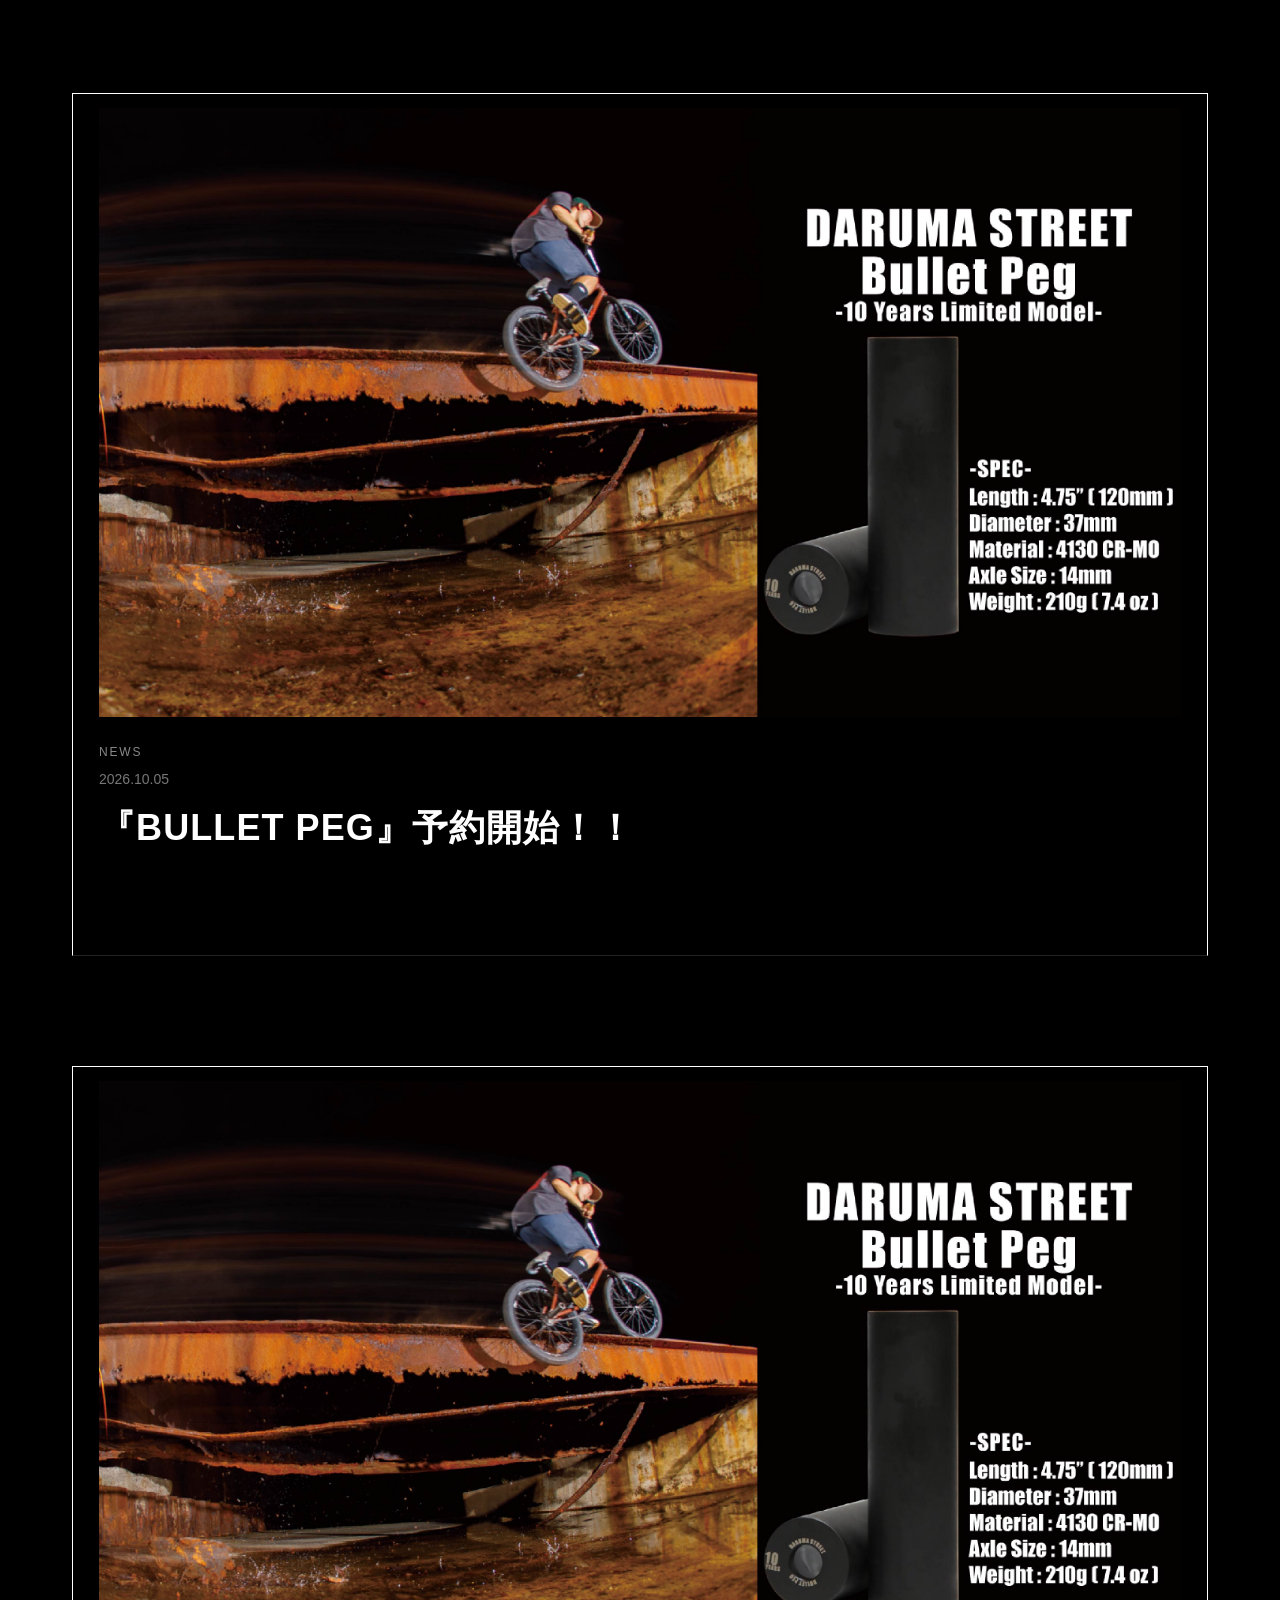
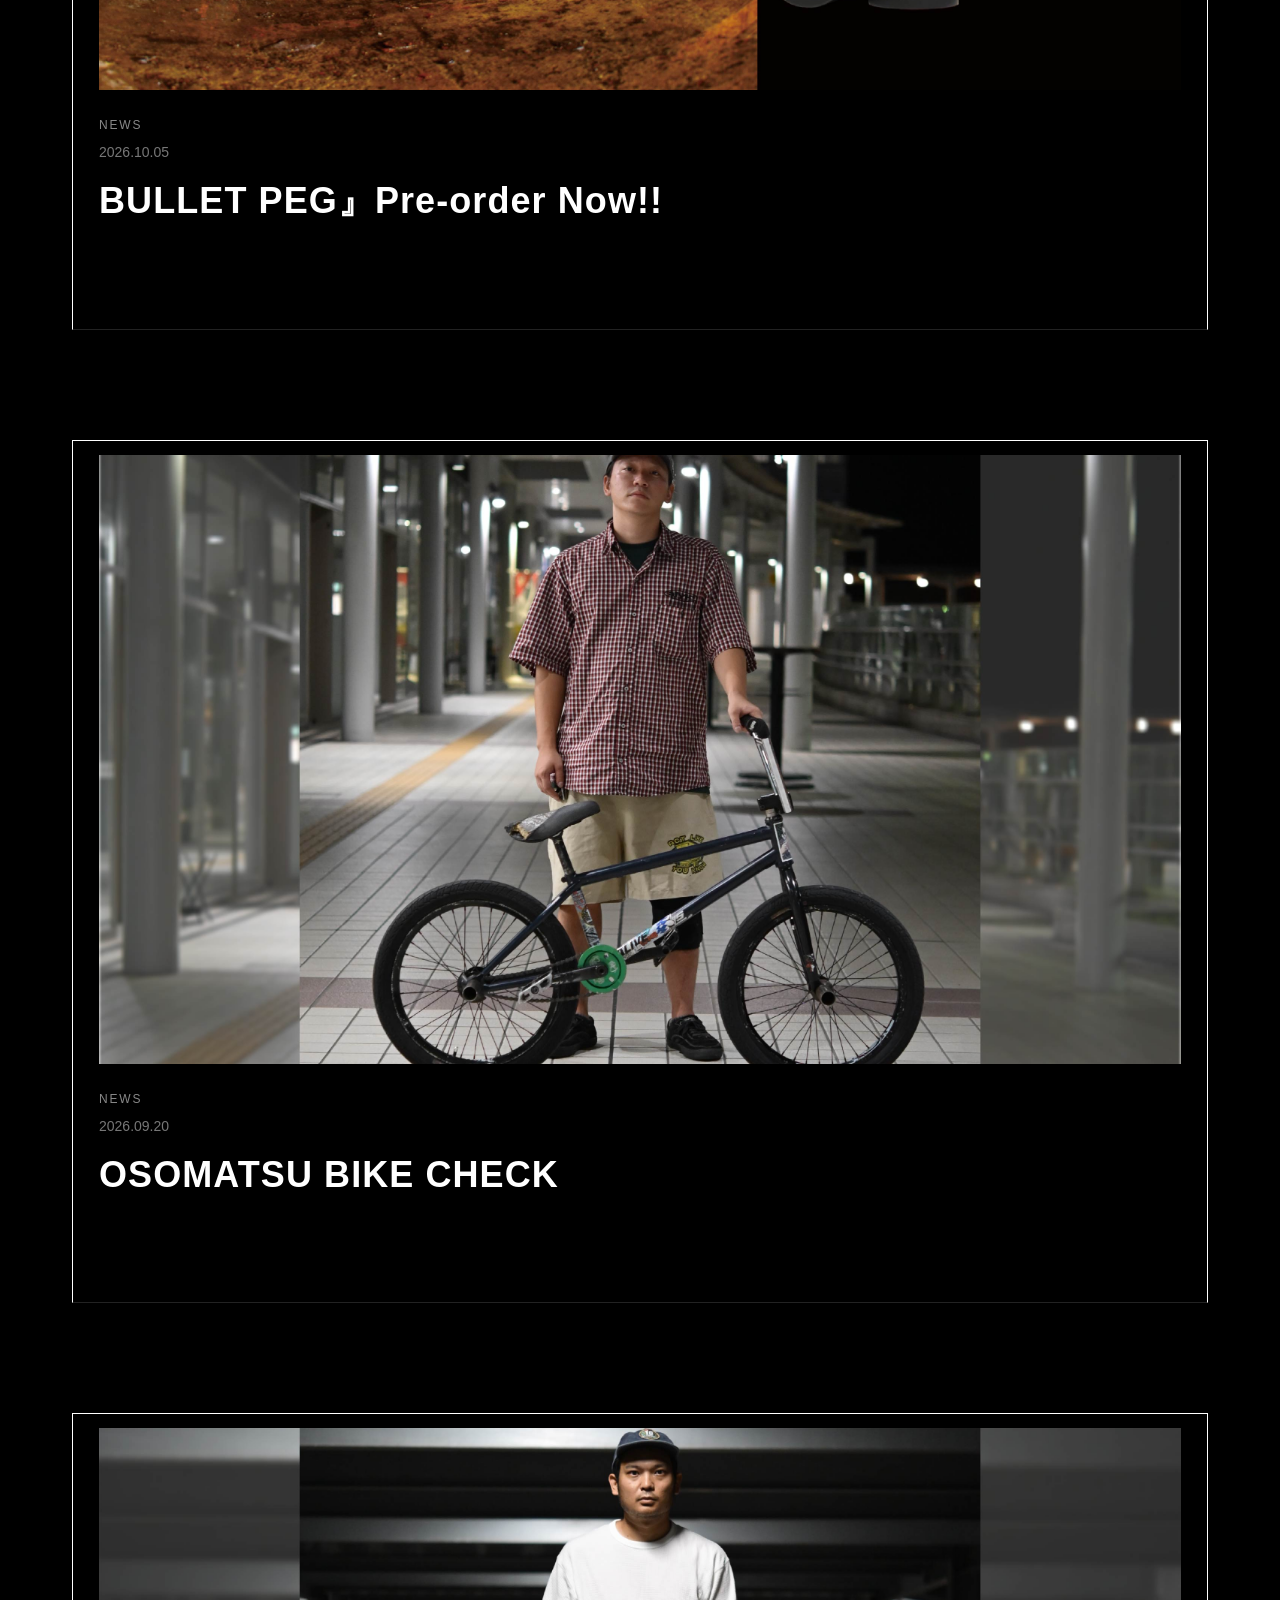
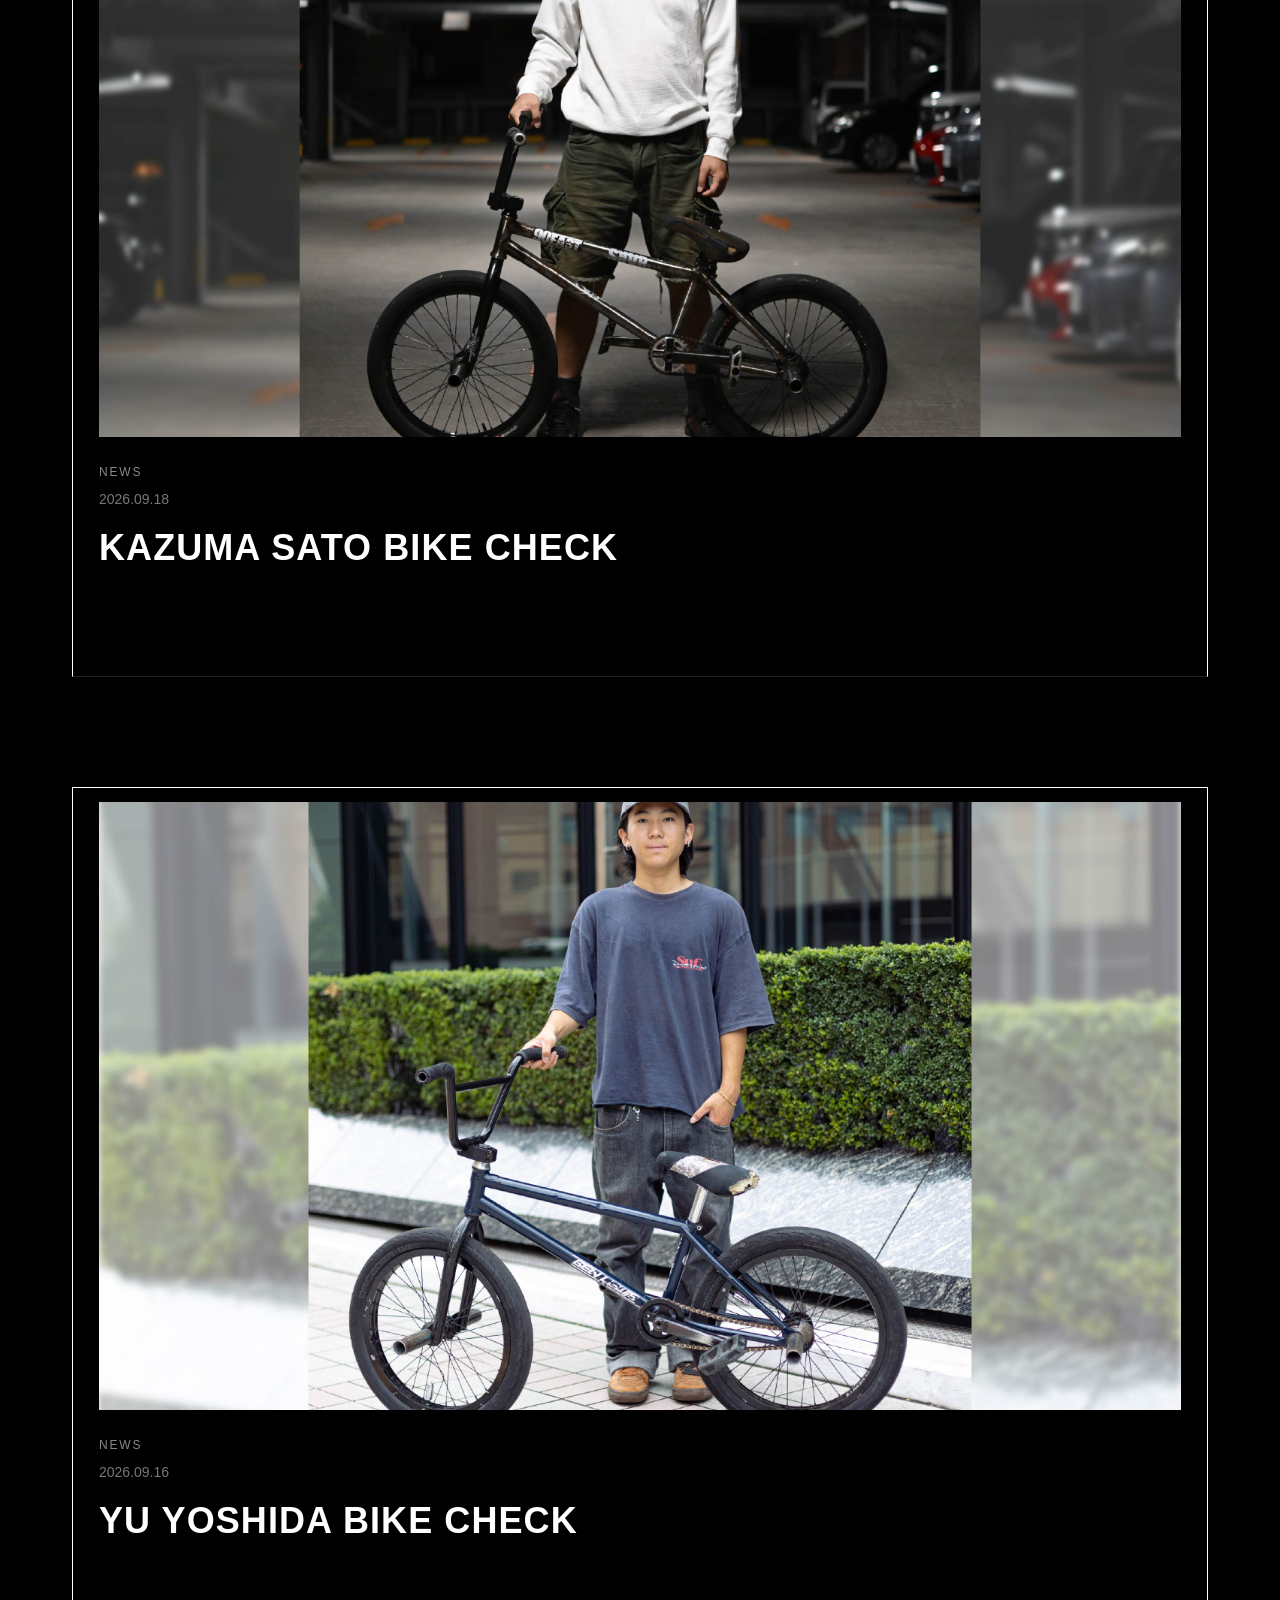
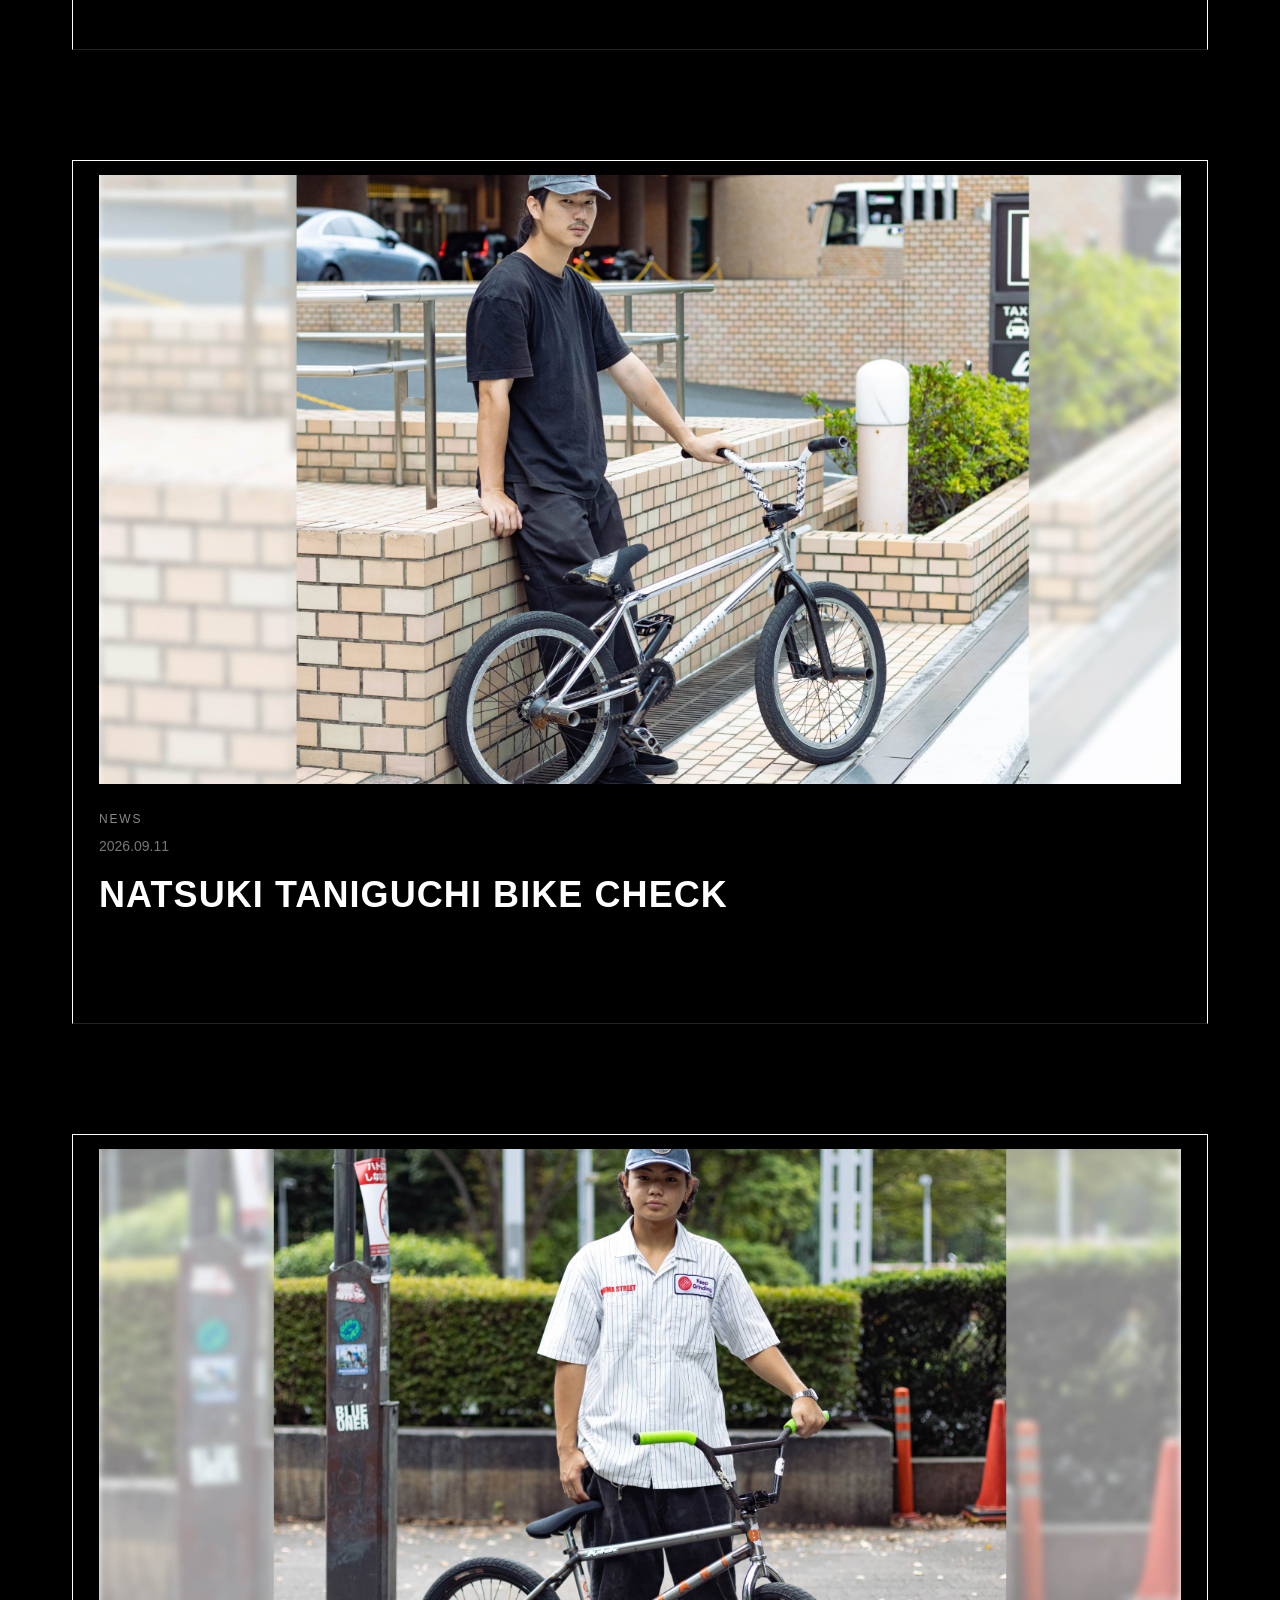
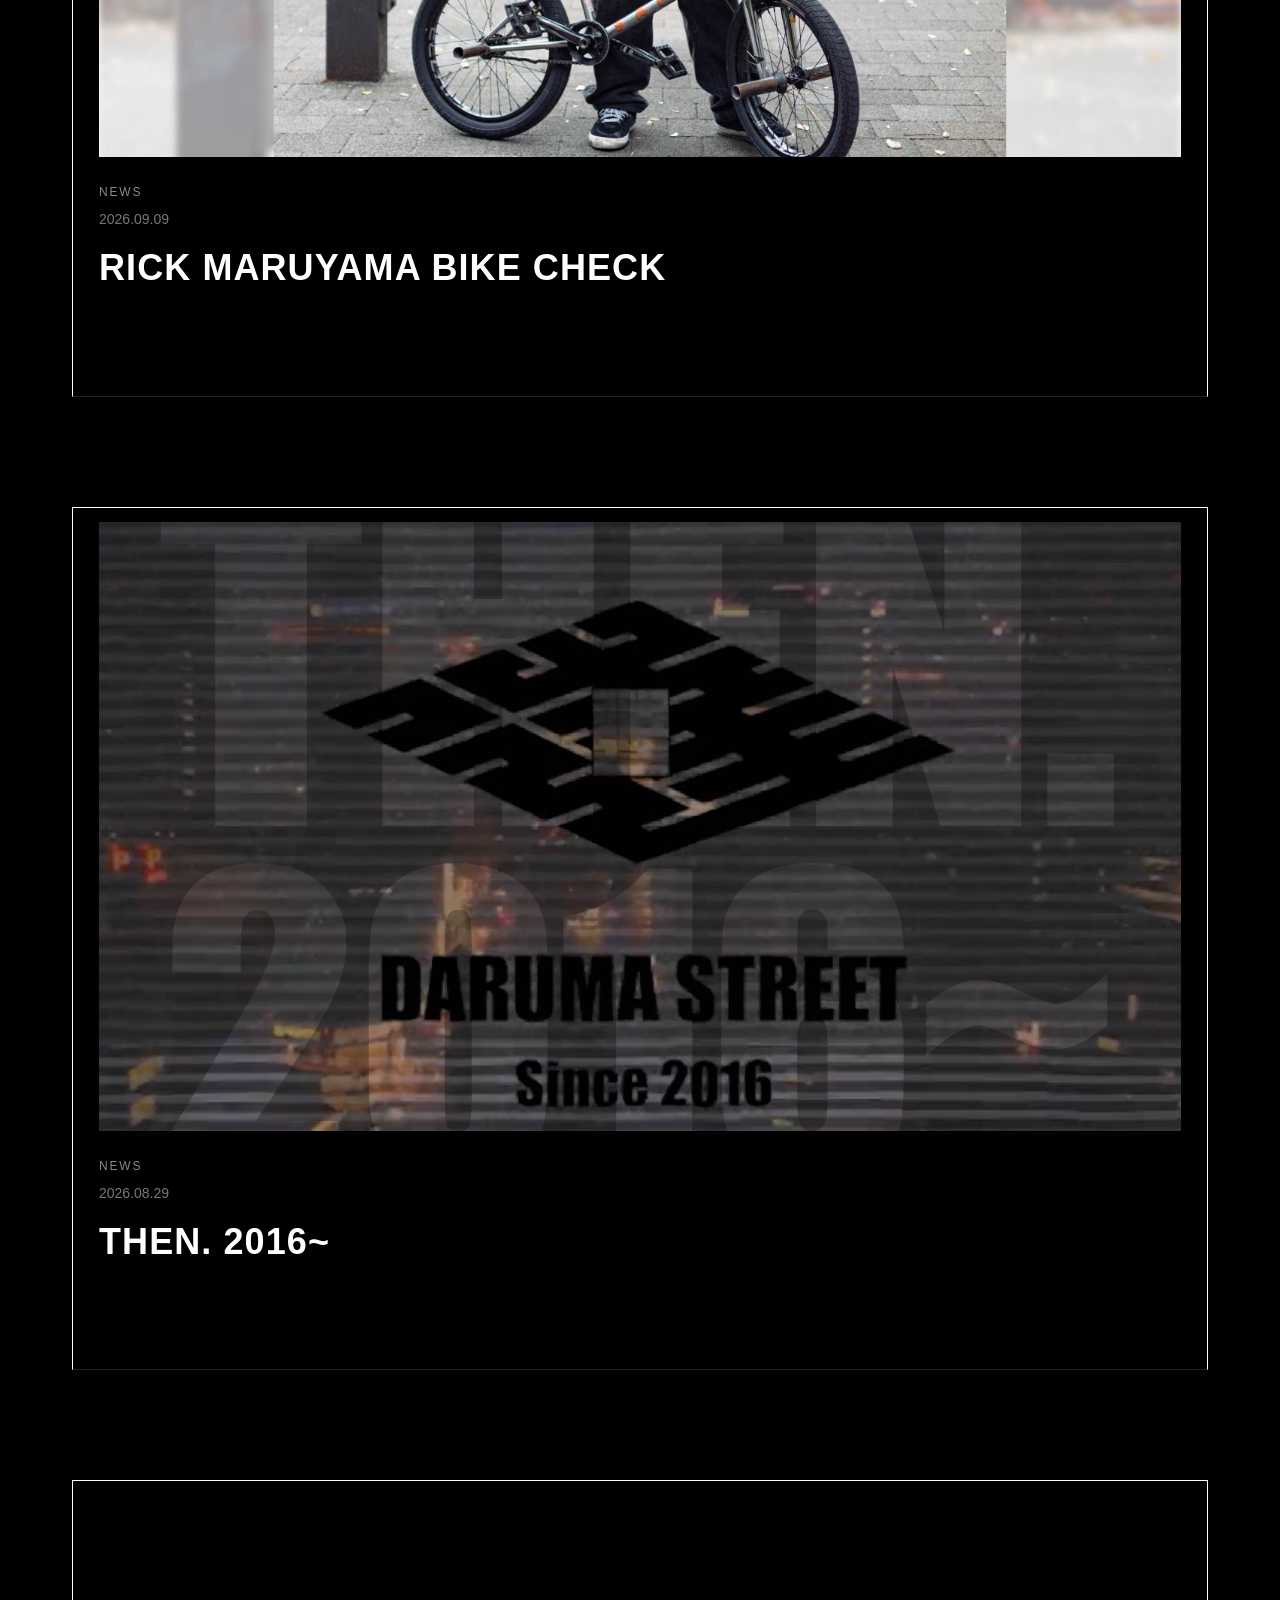
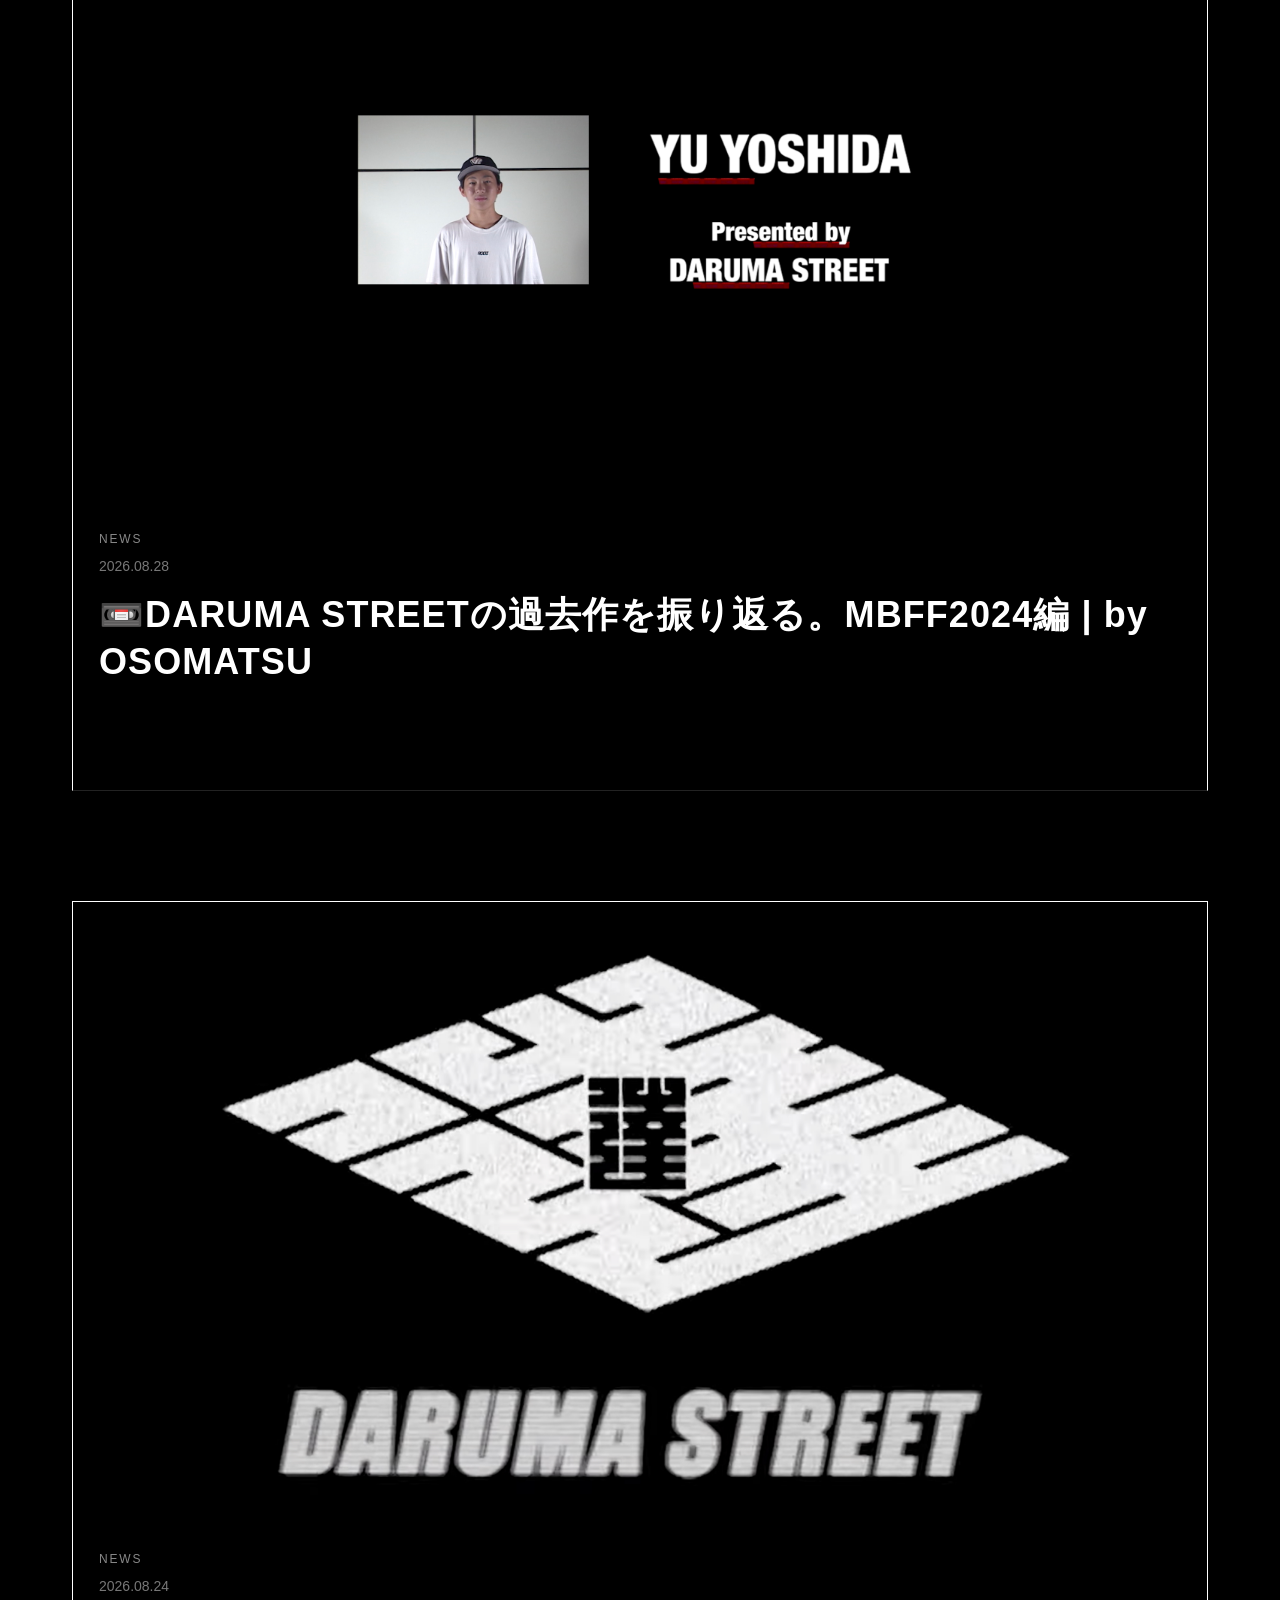
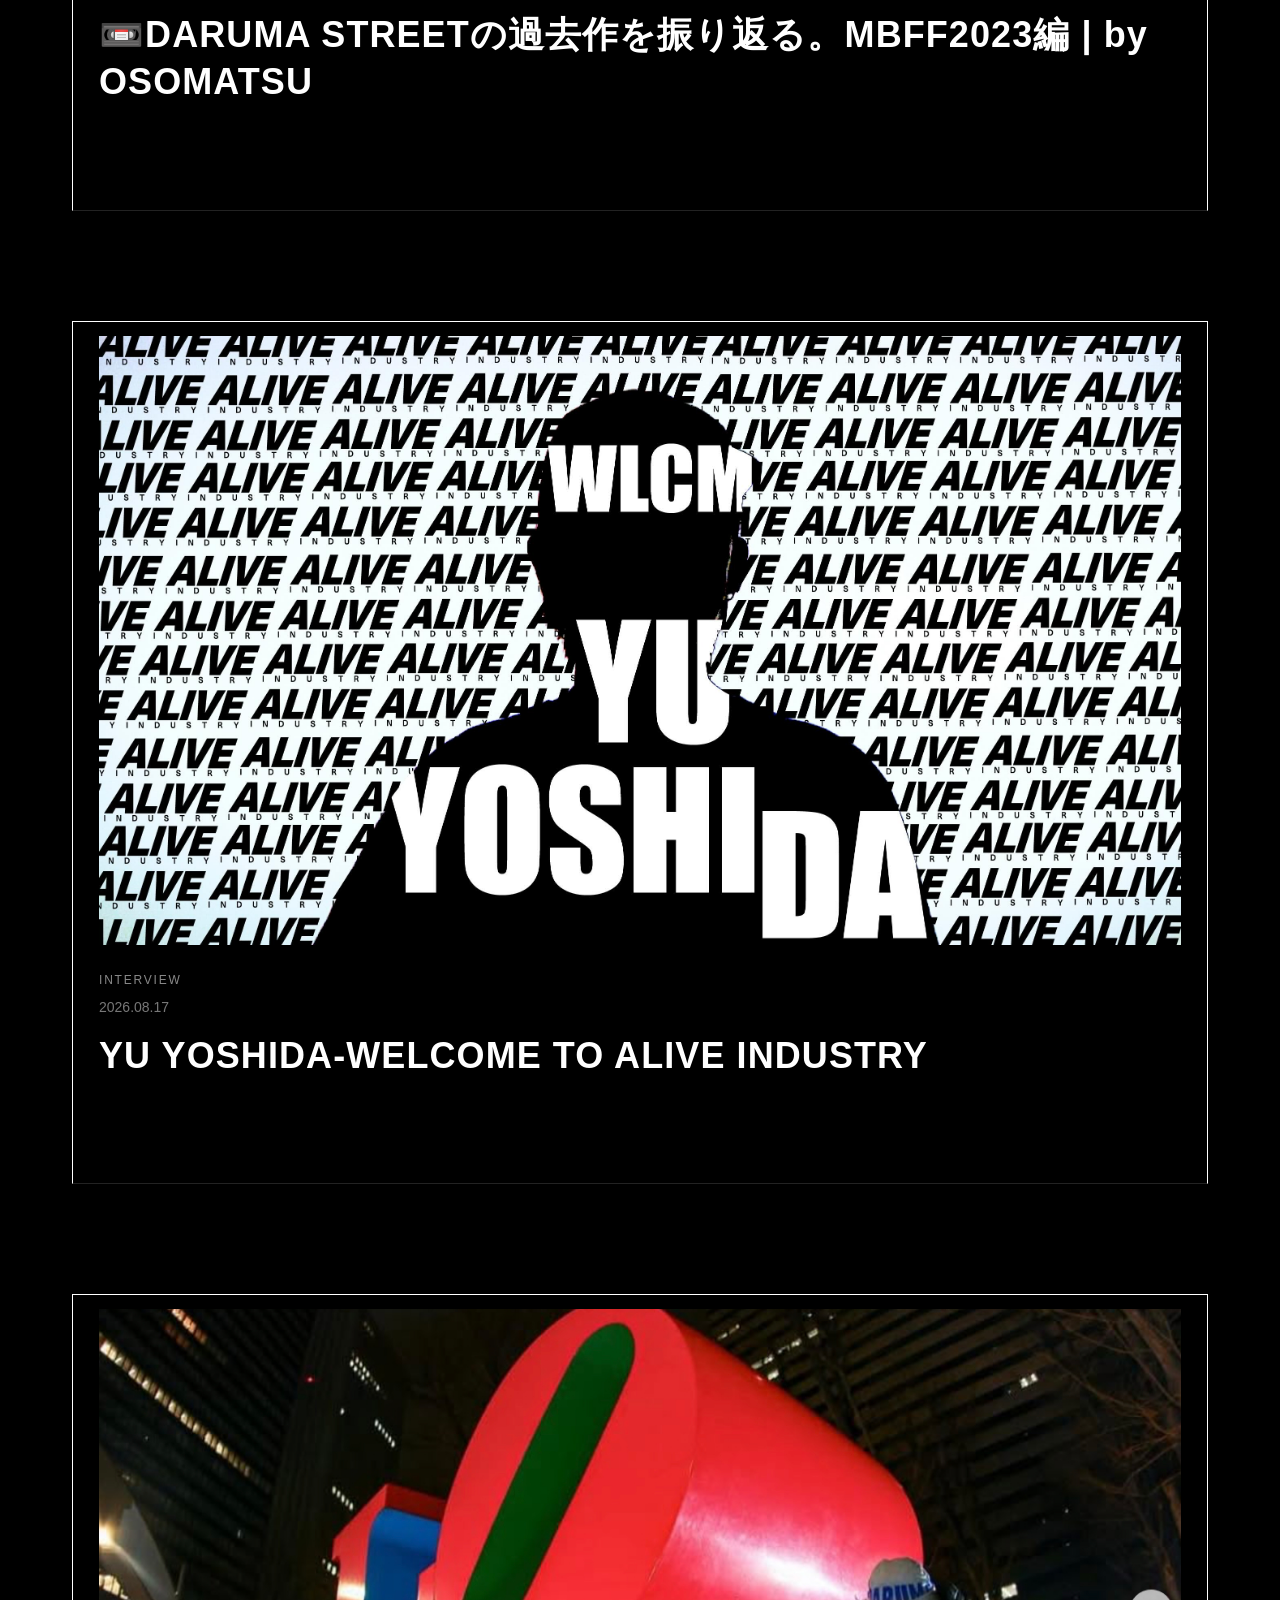
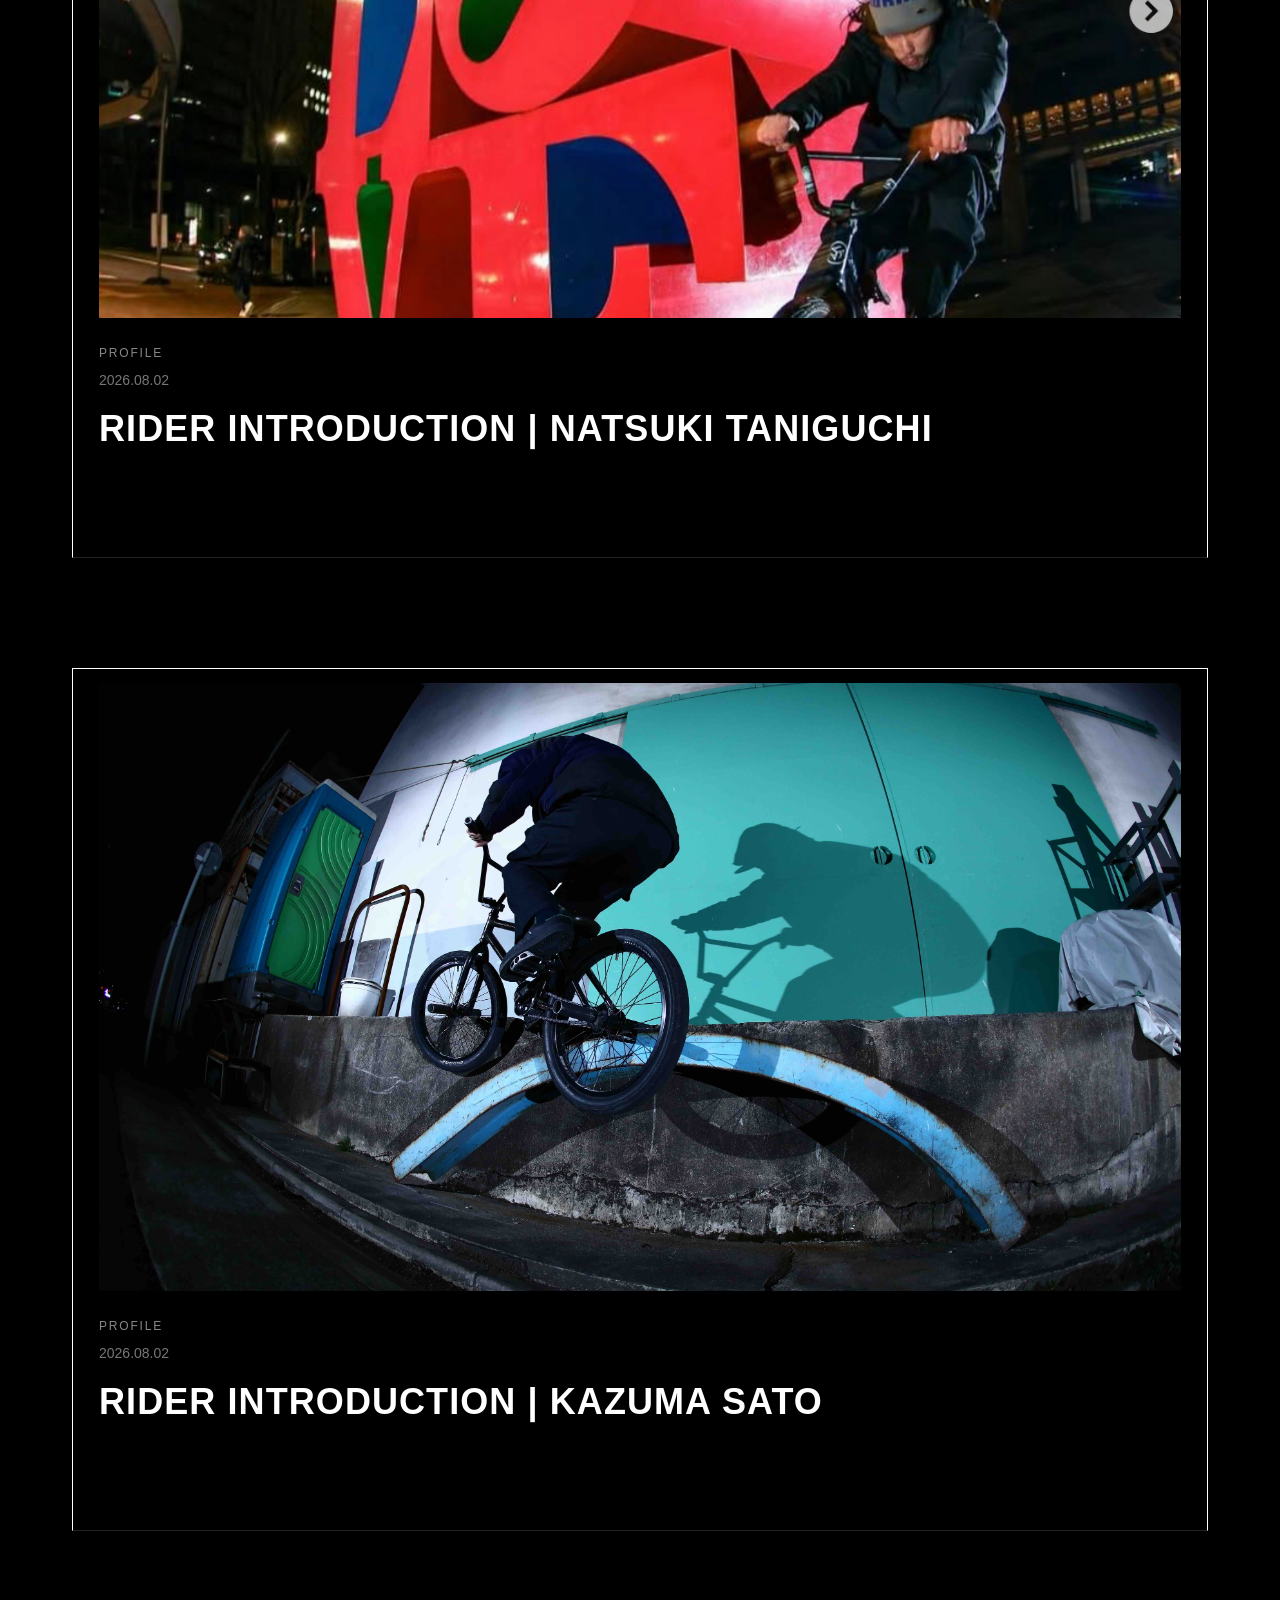
<file: news.html>
<!DOCTYPE html>
<html lang="ja">

<head>

<meta charset="UTF-8">
<meta name="viewport" content="width=device-width, initial-scale=1.0">

<title>NEWS | DARUMA STREET</title>

<meta name="description" content="Read the latest news, product releases and BMX updates from DARUMA STREET.">
<link rel="icon" href="assets/favicon/favicon.png">
<link rel="icon" type="image/png" href="assets/favicon/favicon.png">
<link rel="stylesheet" href="css/style.css">
<link rel="stylesheet" href="css/news.css">

</head>

<body>

<header class="site-header">

<a href="index.html" class="logo">
<img src="assets/logo/logo.svg" alt="DARUMA STREET">
</a>

<div class="header-actions">

<button id="menuButton">MENU</button>
</div>

</header>

<nav id="menu">

<button id="closeMenu">CLOSE</button>

<ul>

<li><a href="about.html">ABOUT</a></li>
<li><a href="products.html">PRODUCTS</a></li>
<li><a href="team.html">TEAM</a></li>
<li><a href="dealers.html">DEALERS</a></li>
<li><a href="news.html">NEWS</a></li>
<li><a href="contact.html">CONTACT</a></li>

</ul>

<div class="menu-social">

<a href="https://www.instagram.com/daruma_street/" target="_blank">Instagram</a>
<a href="https://www.youtube.com/channel/UChKPilzXF9qvHxwmIolRzbw" target="_blank">YouTube</a>

</div>

</nav>

<main class="news-page">

<h1>NEWS</h1>

<p class="news-intro">

Latest news, releases and updates from DARUMA STREET.

</p>

<div id="news-container">

<!-- JavaScript -->

</div>

</main>

<script src="js/script.js"></script>
<script src="js/news-data.js"></script>
<script src="js/news.js"></script>

</body>

</html>
</file>
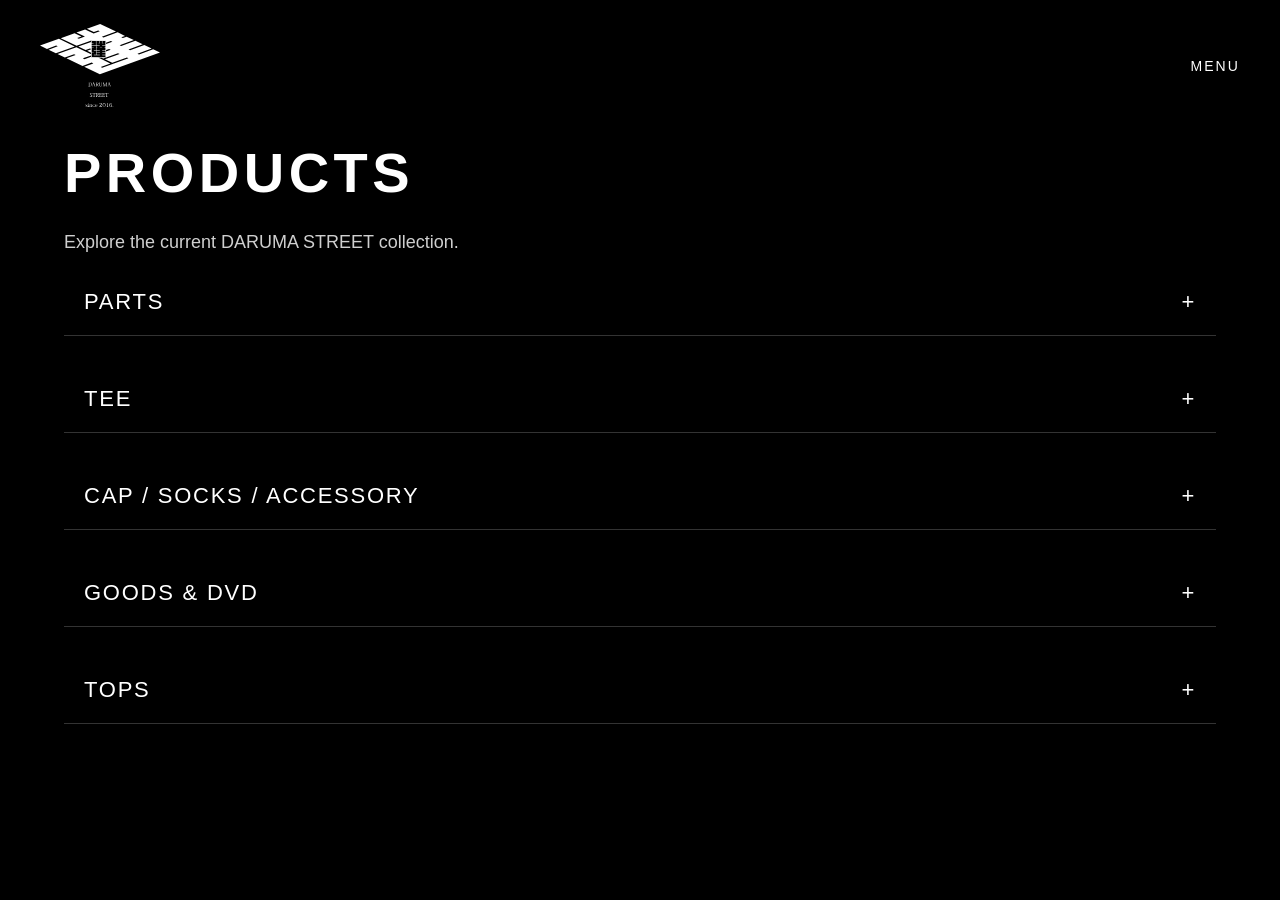
<file: products.html>
<!DOCTYPE html>
<html lang="ja">

<head>

<meta charset="UTF-8">
<meta name="viewport" content="width=device-width, initial-scale=1.0">

<title>PRODUCTS | DARUMA STREET</title>
<meta name="description" content="Explore the latest apparel, accessories and goods from DARUMA STREET.">
<link rel="icon" href="assets/favicon/favicon.png">
<link rel="icon" type="image/png" href="assets/favicon/favicon.png">
<link rel="stylesheet" href="css/style.css">
<link rel="stylesheet" href="css/products.css">

</head>

<body>

<header class="site-header">

<a href="index.html" class="logo">
<img src="assets/logo/logo.svg" alt="DARUMA STREET">
</a>

<div class="header-actions">

<button id="menuButton">MENU</button>
</div>

</header>

<nav id="menu">

<button id="closeMenu">CLOSE</button>

<ul>

<li><a href="about.html">ABOUT</a></li>
<li><a href="products.html">PRODUCTS</a></li>
<li><a href="team.html">TEAM</a></li>
<li><a href="dealers.html">DEALERS</a></li>
<li><a href="news.html">NEWS</a></li>
<li><a href="contact.html">CONTACT</a></li>

</ul>

<div class="menu-social">

<a href="https://www.instagram.com/daruma_street/" target="_blank" rel="noopener noreferrer">

Instagram

</a>

<a href="https://www.youtube.com/channel/UChKPilzXF9qvHxwmIolRzbw" target="_blank" rel="noopener noreferrer">

YouTube

</a>

</div>

</nav>

<main class="products-page">

<h1>PRODUCTS</h1>

<p class="products-intro">
Explore the current DARUMA STREET collection.
</p>



<div id="products-container">

<!-- JavaScript generates products here -->

</div>



</main>

<script src="js/script.js"></script>
<script src="js/products-data.js"></script>
<script src="js/products.js"></script>

</body>

</html>
</file>
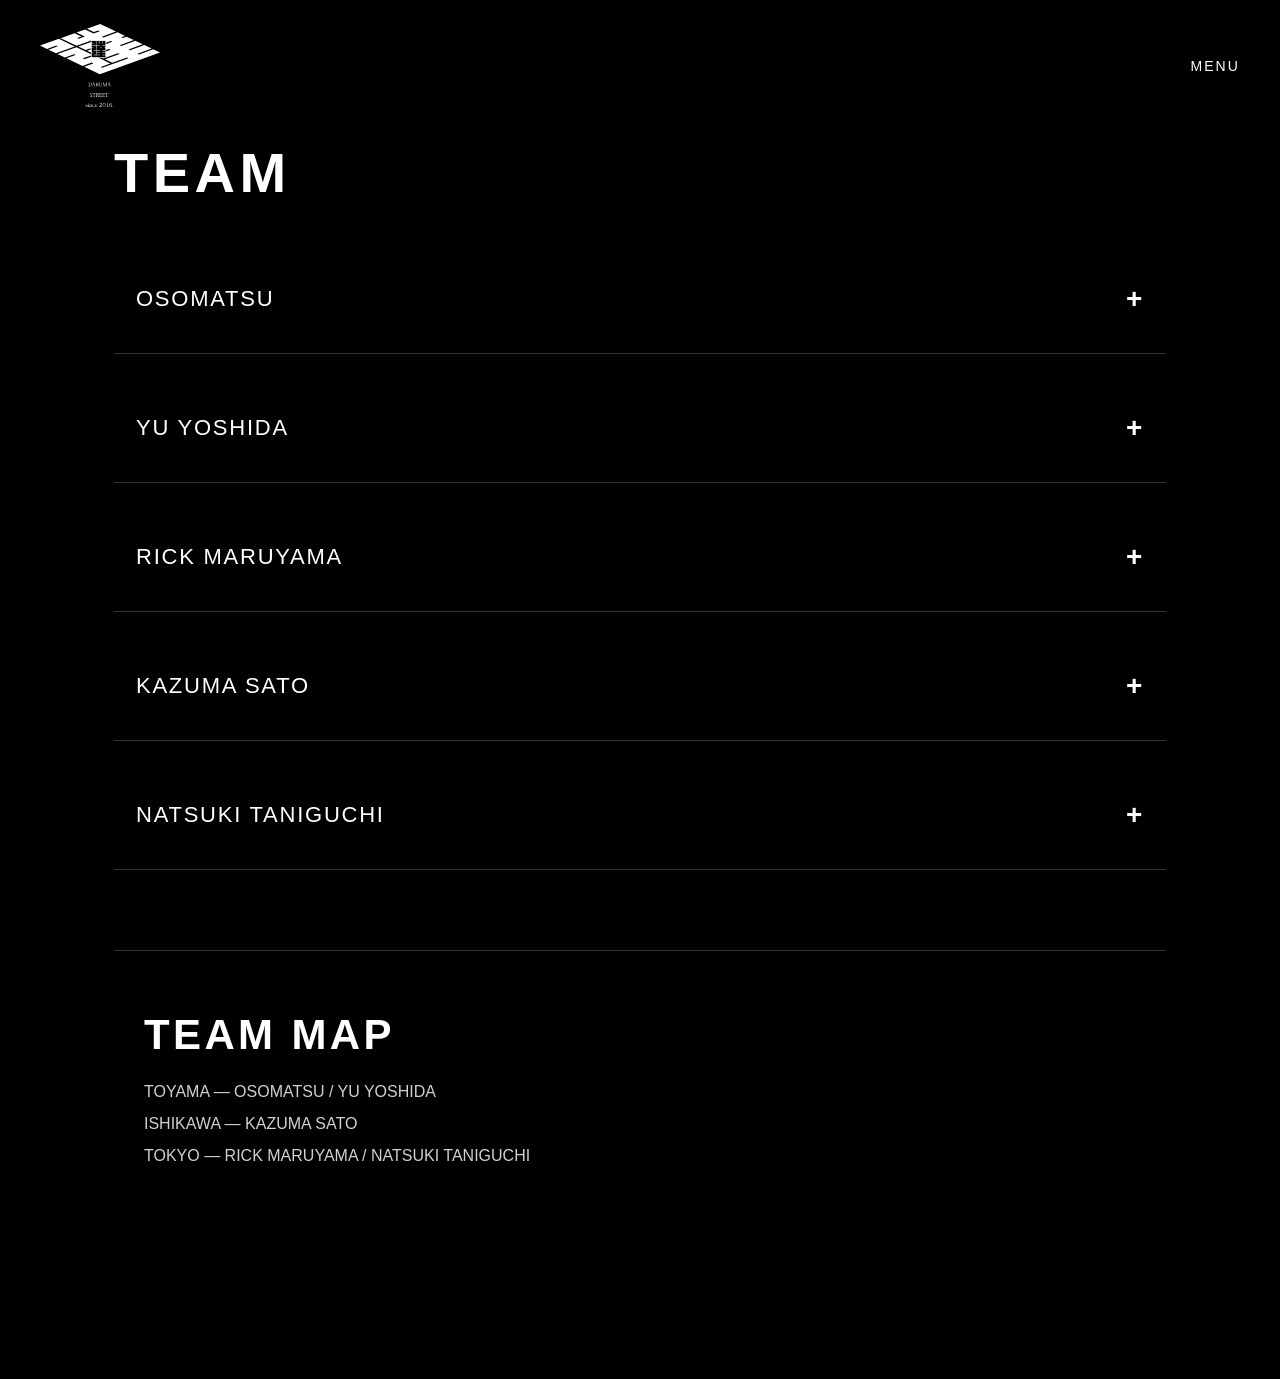
<file: team.html>
<!DOCTYPE html>
<html lang="ja">

<head>
    <meta charset="UTF-8">
    <meta name="viewport" content="width=device-width, initial-scale=1.0">

    <title>TEAM | DARUMA STREET</title>
    <meta name="description" content="Meet the riders representing DARUMA STREET.">
    <link rel="icon" href="assets/favicon/favicon.png">
    <link rel="icon" type="image/png" href="assets/favicon/favicon.png">
    <link rel="stylesheet" href="css/style.css">
    <link rel="stylesheet" href="css/team.css">
</head>

<body>

<header class="site-header">

    <a href="index.html" class="logo">
        <img src="assets/logo/logo.svg" alt="DARUMA STREET">
    </a>

    <div class="header-actions">
        
        <button id="menuButton">MENU</button>
    </div>

</header>

<nav id="menu">

<button id="closeMenu">CLOSE</button>

<ul>

<li><a href="about.html">ABOUT</a></li>
<li><a href="products.html">PRODUCTS</a></li>
<li><a href="team.html">TEAM</a></li>
<li><a href="dealers.html">DEALERS</a></li>
<li><a href="news.html">NEWS</a></li>
<li><a href="contact.html">CONTACT</a></li>

</ul>

<div class="menu-social">

<a href="https://www.instagram.com/daruma_street/" target="_blank" rel="noopener noreferrer">

Instagram

</a>

<a href="https://www.youtube.com/channel/UChKPilzXF9qvHxwmIolRzbw" target="_blank" rel="noopener noreferrer">

YouTube

</a>

</div>

</nav>

<main class="team-page">

<h1>TEAM</h1>




<div class="accordion-item">

<button class="accordion-header">

<span>OSOMATSU</span>

<span class="accordion-icon">+</span>

</button>

<div class="accordion-content">

<img src="assets/riders/osomatsu.jpg" alt="OSOMATSU">

<p>

<a href="https://www.instagram.com/osomatsu_bmx/" target="_blank" rel="noopener noreferrer">

Instagram → @osomatsu_bmx

</a>

</p>

<h3>SPONSORS</h3>

<p>

DARUMA STREET<br>

ANIMAL BIKES<br>

ALIVE INDUSTRY<br>

MOTO-BUNKA STORE<br>

ACTLIKEYOUKNOW<br>

TOOLATE SPORTS<br>

TATASKATEPARK<br>

PompSlowly<br>

Anarkeys

</p>

<h3>VIDEOS</h3>

<iframe
src="https://www.youtube.com/embed/WrgEmrNW3Gw"
allowfullscreen>
</iframe>

<iframe
src="https://www.youtube.com/embed/02C8B4FA6uI"
allowfullscreen>
</iframe>

<a
  href="https://darumastreet.com/article?id=osomatsu-rider-introduction"
  class="article-link"
  target="_blank"
  rel="noopener">
  RIDER INTRODUCTION
</a>

<a
  href="https://darumastreet.com/article?id=osomatsu-bike-check"
  class="article-link"
  target="_blank"
  rel="noopener">
  BIKE CHECK
</a>

</div>

</div>


<div class="accordion-item">

<button class="accordion-header">

<span>YU YOSHIDA</span>

<span class="accordion-icon">+</span>

</button>

<div class="accordion-content">

<img src="assets/riders/yu.jpg" alt="YU YOSHIDA">

<p>

<a href="https://www.instagram.com/yu_yoshida_/" target="_blank" rel="noopener noreferrer">

Instagram → @yu_yoshida_

</a>

</p>

<h3>SPONSORS</h3>

<p>

DARUMA STREET<br>

CellaDoors<br>

MOTO-BUNKA STORE<br>

ALIVE INDUSTRY<br>

Bern<br>

TOOLATE SPORTS<br>

TATASKATEPARK<br>

PompSlowly

</p>

<h3>VIDEOS</h3>

<iframe
src="https://www.youtube.com/embed/vfrn9b3SW5k"
allowfullscreen>
</iframe>

<iframe
src="https://www.youtube.com/embed/FSZEAOTpwfE"
allowfullscreen>
</iframe>

<a
  href="https://darumastreet.com/article?id=yu-yoshida-rider-introduction"
  class="article-link"
  target="_blank"
  rel="noopener">
  RIDER INTRODUCTION
</a>

<a
  href="https://darumastreet.com/article?id=yu-yoshida-bike-check"
  class="article-link"
  target="_blank"
  rel="noopener">
  BIKE CHECK
</a>

</div>

</div>


<div class="accordion-item">

<button class="accordion-header">

<span>RICK MARUYAMA</span>

<span class="accordion-icon">+</span>

</button>

<div class="accordion-content">

<img src="assets/riders/rick.jpg" alt="RICK MARUYAMA">

<p>

<a href="https://www.instagram.com/rick_bmx_toyama/" target="_blank" rel="noopener noreferrer">

Instagram → @rick_bmx_toyama

</a>

</p>

<h3>SPONSORS</h3>

<p>

DARUMA STREET<br>

JYKK JAPAN<br>

W-BASE

</p>

<h3>VIDEOS</h3>

<iframe
src="https://www.youtube.com/embed/ciQ8en2O1do"
allowfullscreen>
</iframe>

<iframe
src="https://www.youtube.com/embed/PUgc5dEwU3E"
allowfullscreen>
</iframe>

<a
  href="https://darumastreet.com/article?id=rick-maruyama-rider-introduction"
  class="article-link"
  target="_blank"
  rel="noopener">
  RIDER INTRODUCTION
</a>

<a
  href="https://darumastreet.com/article?id=rick-maruyama-bike-check"
  class="article-link"
  target="_blank"
  rel="noopener">
  BIKE CHECK
</a>

</div>

</div>
<div class="accordion-item">

<button class="accordion-header">

<span>KAZUMA SATO</span>

<span class="accordion-icon">+</span>

</button>

<div class="accordion-content">

<img src="assets/riders/kazuma.jpg" alt="KAZUMA SATO">

<p>

<a href="https://www.instagram.com/satokazuma_/" target="_blank" rel="noopener noreferrer">

Instagram → @satokazuma_

</a>

</p>

<h3>SPONSORS</h3>

<p>

DARUMA STREET<br>

NICE KUSO SPOT

</p>

<h3>VIDEOS</h3>

<iframe
src="https://www.youtube.com/embed/BPbSgf6omM8"
allowfullscreen>
</iframe>

<iframe
src="https://youtu.be/VrirJcYxybo?si=K9BboLVkR5ft6ev1"
allowfullscreen>
</iframe>

<a
  href="https://darumastreet.com/article?id=kazuma-sato-rider-introduction"
  class="article-link"
  target="_blank"
  rel="noopener">
  RIDER INTRODUCTION
</a>

<a
  href="https://darumastreet.com/article?id=kazuma-sato-bike-check"
  class="article-link"
  target="_blank"
  rel="noopener">
  BIKE CHECK
</a>

</div>

</div>


<div class="accordion-item">

<button class="accordion-header">

<span>NATSUKI TANIGUCHI</span>

<span class="accordion-icon">+</span>

</button>

<div class="accordion-content">

<img src="assets/riders/natsuki.jpg" alt="NATSUKI TANIGUCHI">

<p>

<a href="https://www.instagram.com/_na2_/" target="_blank" rel="noopener noreferrer">

Instagram → @_na2_

</a>

</p>

<h3>SPONSORS</h3>

<p>

DARUMA STREET<br>

CE.MESS

</p>

<h3>VIDEOS</h3>

<iframe
src="https://www.youtube.com/embed/PCsCof_ntAo"
allowfullscreen>
</iframe>

<iframe
src="https://www.youtube.com/embed/rZAyvaZ_Xvk"
allowfullscreen>
</iframe>

<a
  href="https://darumastreet.com/article?id=natsuki-taniguchi-rider-introduction"
  class="article-link"
  target="_blank"
  rel="noopener">
  RIDER INTRODUCTION
</a>

<a
  href="https://darumastreet.com/article?id=natsuki-taniguchi-bike-check"
  class="article-link"
  target="_blank"
  rel="noopener">
  BIKE CHECK
</a>

</div>

</div>


<section class="team-map">

<h2>TEAM MAP</h2>

<ul>

<li>TOYAMA — OSOMATSU / YU YOSHIDA</li>

<li>ISHIKAWA — KAZUMA SATO</li>

<li>TOKYO — RICK MARUYAMA / NATSUKI TANIGUCHI</li>

</ul>

</section>

</main>

<script src="js/script.js"></script>
<script src="js/team.js"></script>

</body>
</html>
</file>
<file: css/style.css>
/* =========================
   DARUMA STREET Ver0.2
========================= */

*{
    margin:0;
    padding:0;
    box-sizing:border-box;
}

html{
    scroll-behavior:smooth;
}

body{
    font-family:'Montserrat','Noto Sans JP',sans-serif;
    background:#000;
    color:#fff;
    overflow-x:hidden;
}

a{
    color:inherit;
    text-decoration:none;
}

img{
    display:block;
    width:100%;
}

ul{
    list-style:none;
}

/* Loading */

#loading{
    position:fixed;
    inset:0;
    background:#000;
    display:flex;
    flex-direction:column;
    justify-content:center;
    align-items:center;
    z-index:9999;
}

#loading img{
    width:180px;
    margin-bottom:40px;
}

.loading-bar{
    width:180px;
    height:2px;
    background:#333;
    overflow:hidden;
}

.loading-bar span{
    display:block;
    width:0%;
    height:100%;
    background:#fff;
    animation:loading 2s forwards;
}

@keyframes loading{
    to{width:100%;}
}

/* Header */

.site-header{
    position:fixed;
    top:0;
    left:0;
    width:100%;
    display:flex;
    justify-content:space-between;
    align-items:center;
    padding:24px 40px;
    z-index:1000;
}

.logo img{
    width:120px;
}

.header-actions{
    display:flex;
    gap:20px;
}

.header-actions button{
    background:none;
    border:none;
    color:#fff;
    cursor:pointer;
    font-size:14px;
    letter-spacing:.15em;
}

/* Hero */

#hero{
    position:relative;
    width:100%;
    height:100vh;
    overflow:hidden;
}

.hero-slider,
.slide{
    width:100%;
    height:100%;
}

.slide{
    position:absolute;
    inset:0;
    opacity:0;
    transition:opacity .8s;
}

.slide.active{
    opacity:1;
}

.slide img{
    width:100%;
    height:100%;
    object-fit:contain;
}

.hero-counter{
    position:absolute;
    right:40px;
    bottom:40px;
    display:flex;
    flex-direction:column;
    gap:6px;
    font-size:12px;
    letter-spacing:.2em;
}

/* Sections */

main section{
    max-width:1100px;
    margin:0 auto;
    padding:120px 30px;
}

main h2{
    font-size:42px;
    margin-bottom:24px;
    letter-spacing:.08em;
}

main p{
    max-width:700px;
    line-height:1.9;
    color:#cfcfcf;
}

main a{
    display:inline-block;
    margin-top:30px;
    border:1px solid #fff;
    padding:14px 26px;
    transition:.3s;
}

main a:hover{
    background:#fff;
    color:#000;
}

/* Menu */

#menu{
    position:fixed;
    top:0;
    right:-100%;
    width:320px;
    height:100vh;
    background:#111;
    padding:40px;
    transition:.4s;
    z-index:1200;
}

#menu ul{
    margin-top:60px;
}

#menu li{
    margin-bottom:22px;
}

.menu-social{
    margin-top:50px;
    display:flex;
    flex-direction:column;
    gap:12px;
}

/* Search */

#searchOverlay{
    display:none;
}

/* Footer */

footer{
    border-top:1px solid #222;
    padding:40px 20px;
    text-align:center;
    color:#888;
}

/* Mobile */

@media (max-width:768px){

.site-header{
    padding:20px;
}

.logo img{
    width:90px;
}

.hero-counter{
    right:20px;
    bottom:20px;
}

main h2{
    font-size:30px;
}

main section{
    padding:80px 20px;
}

.menu-social{
    margin-top:16px;
}

#hero .slide img{
    object-fit:cover;
}

}

/* ==========================
   HOME NEWS
========================== */

.home-news{
    max-width:1200px;
    margin:140px auto;
    padding:0 32px;
}

.home-news-heading{
    font-size:40px;
    letter-spacing:.08em;
    margin-bottom:40px;
}

.home-news-list{
    display:grid;
    grid-template-columns:repeat(3,1fr);
    gap:30px;
    margin-bottom:40px;
}

.home-news-card{
    display:block;
    color:#fff;
    text-decoration:none;
}

.home-news-image{
    width:100%;
    aspect-ratio:16/9;
    overflow:hidden;
    background:#111;
    margin-bottom:18px;
}

.home-news-image img{
    width:100%;
    height:100%;
    object-fit:cover;
    transition:.3s;
}

.home-news-card:hover img{
    transform:scale(1.03);
}

.home-news-category{
    font-size:12px;
    color:#888;
    letter-spacing:.15em;
    margin-bottom:8px;
    text-transform:uppercase;
}

.home-news-date{
    font-size:13px;
    color:#666;
    margin-bottom:12px;
}

.home-news-title{
    font-size:22px;
    line-height:1.35;
    font-weight:600;

    display:-webkit-box;
    -webkit-line-clamp:2;
    -webkit-box-orient:vertical;
    overflow:hidden;
}

.home-news-more{
    text-align:left;
}

.home-news-more a{
    color:#fff;
    text-decoration:none;
    font-size:14px;
    letter-spacing:.12em;

}

@media(max-width:768px){

    .home-news{
        margin:80px auto;
        padding:0 20px;
    }

    .home-news-heading{
        font-size:30px;
        margin-bottom:24px;
    }

    .home-news-list{
        grid-template-columns:1fr;
        gap:16px;
        margin-bottom:24px;
    }

    .home-news-category{
        font-size:10px;
        margin-bottom:6px;
    }

    .home-news-date{
        font-size:10px;
        margin-bottom:8px;
    }

    .home-news-title{
        font-size:14px;
        line-height:1.4;
    }

    .home-news-more a{
        font-size:12px;
    }

}

/* ==========================
   HOME PRODUCTS
========================== */

.home-products-list{
    display:grid;
    grid-template-columns:repeat(3,1fr);
    gap:30px;
    margin-bottom:40px;
}

.home-product-card{
    display:block;
    color:#fff;
    text-decoration:none;
}

.home-product-image{
    width:100%;
    aspect-ratio:16/9;
    overflow:hidden;
    background:#111;
    margin-bottom:18px;
}

.home-product-image img{
    width:100%;
    height:100%;
    object-fit:cover;
    transition:.3s;
}

.home-product-card:hover img{
    transform:scale(1.03);
}

.home-product-title{
    font-size:22px;
    line-height:1.35;
    font-weight:600;

    display:-webkit-box;
    -webkit-line-clamp:2;
    -webkit-box-orient:vertical;
    overflow:hidden;
}

.home-product-price{
    font-size:13px;
    color:#666;
    margin-top:10px;
}

.home-products-more{
    margin-top:24px;
}

@media(max-width:768px){

    .home-products-list{
        grid-template-columns:1fr;
        gap:16px;
        margin-bottom:24px;
    }

    .home-product-title{
        font-size:14px;
        line-height:1.4;
    }

    .home-product-price{
        font-size:10px;
        margin-top:8px;
    }

    
}

/* ==========================
   HOME BANNER
========================== */

.home-banner{

    display:block;

    width:100%;

    aspect-ratio:3 / 1;

    object-fit:cover;

    margin:24px 0;

}
</file>
<file: css/about.css>
/* ==========================
   ABOUT PAGE
========================== */

.about-page{
    max-width:1100px;
    margin:140px auto 100px;
    padding:0 24px;
}

.about-page h1{
    font-size:56px;
    margin-bottom:60px;
    letter-spacing:.08em;
}

.about-hero{
    margin-bottom:80px;
}

.about-hero img{
    width:100%;
    display:block;
}

.about-text{
    max-width:760px;
    margin:0 auto;
}

.about-text .lead{
    font-size:28px;
    line-height:1.6;
    margin-bottom:50px;
    font-weight:500;
}

.about-text p{
    font-size:16px;
    line-height:2.1;
    margin-bottom:35px;
}

.about-footer{
    margin-top:100px;
    text-align:center;
}

.about-footer p{
    font-size:18px;
    letter-spacing:.25em;
}

/* Mobile */

@media (max-width:768px){

.about-page{
    margin-top:110px;
}

.about-page h1{
    font-size:40px;
    margin-bottom:40px;
}

.about-hero{
    margin-bottom:50px;
}

.about-text .lead{
    font-size:22px;
    margin-bottom:35px;
}

.about-text p{
    font-size:15px;
    line-height:1.9;
}

.about-footer{
    margin-top:70px;
}

.about-footer p{
    font-size:16px;
}

}

/* ==========================
   ARTICLE PHOTO GALLERY
========================== */

.article-gallery {
    margin-top: 80px;
}

.article-gallery h2 {
    margin-bottom: 24px;
}

.gallery-main {
    width: 100%;
}

.gallery-main img {
    display: block;
    width: 100%;
    height: auto;
}

.gallery-thumbnails {
    display: grid;
    grid-template-columns: repeat(4, 1fr);
    gap: 10px;
    margin-top: 10px;
}

.gallery-thumb {
    padding: 0;
    border: none;
    background: none;
    cursor: pointer;
    opacity: 0.6;
}

.gallery-thumb.active {
    opacity: 1;
}

.gallery-thumb img {
    display: block;
    width: 100%;
    height: auto;
}
</file>
<file: css/contact.css>
.contact-page{

    max-width:900px;

    margin:140px auto;

    padding:0 24px;

    text-align:center;

}

.contact-page h1{

    font-size:64px;

    margin-bottom:80px;

    letter-spacing:.08em;

}

.contact-intro,
.contact-intro-ja{

    max-width:620px;

    margin:0 auto 40px;

    line-height:2;

    color:#ddd;

}

.instagram-button{

    display:inline-block;

    margin-top:40px;

    padding:16px 40px;

    border:1px solid #fff;

    color:#fff;

    text-decoration:none;

    transition:.2s;

}

.instagram-button:hover{

    background:#fff;

    color:#000;

}

@media(max-width:768px){

.contact-page{

    margin:120px auto;

}

.contact-page h1{

    font-size:42px;

}

}
</file>
<file: css/dealers.css>
/* ==========================
   DEALERS PAGE
========================== */

.dealers-page{
    max-width:1100px;
    margin:140px auto 80px;
    padding:0 24px;
}

.dealers-page h1{
    font-size:56px;
    margin-bottom:60px;
    letter-spacing:.08em;
}

/* Accordion */

.accordion-item{
    margin-bottom:30px;
    border-bottom:1px solid #333;
}

.accordion-header{
    width:100%;
    background:#000;
    color:#fff;
    border:none;
    padding:20px;
    display:flex;
    justify-content:space-between;
    align-items:center;
    cursor:pointer;
    font-size:22px;
    letter-spacing:.08em;
    transition:.25s;
}

.accordion-header:hover{
    background:#111;
}

.accordion-icon{
    font-size:28px;
    font-weight:bold;
}

.accordion-content{
    display:none;
    padding:30px 0;
}

.accordion-item.active .accordion-content{
    display:block;
}

/* Dealer Card */

.dealer-card{
    padding:10px 0;
}

.dealer-card h2{
    font-size:28px;
    margin-bottom:15px;
}

.dealer-card p{
    line-height:1.8;
    margin-bottom:25px;
}

.dealer-card a{
    display:inline-block;
    color:#fff;
    text-decoration:none;
    border:1px solid #fff;
    padding:12px 24px;
    transition:.25s;
}

.dealer-card a:hover{
    background:#fff;
    color:#000;
}

/* Mobile */

@media(max-width:768px){

.dealers-page{
    margin-top:110px;
}

.dealers-page h1{
    font-size:40px;
}

.accordion-header{
    font-size:18px;
}

.dealer-card h2{
    font-size:22px;
}

}
.dealer-links{
    display:flex;
    gap:12px;
    flex-wrap:wrap;
    margin-top:15px;
}
</file>
<file: css/news.css>
/* ==========================
   NEWS
========================== */

.news-page{

    max-width:1200px;

    margin:140px auto 120px;

    padding:0 32px;

}

.news-page h1{

    font-size:64px;

    font-weight:600;

    letter-spacing:.05em;

    margin-bottom:20px;

}

.news-intro{

    max-width:620px;

    font-size:16px;

    line-height:1.8;

    color:#aaa;

    margin-bottom:80px;

}


/* ==========================
   NEWS LIST
========================== */

.news-list{

    display:flex;

    flex-direction:column;

    gap:80px;

}


/* ==========================
   NEWS CARD
========================== */

.news-card{

    display:block;

    color:#fff;

    text-decoration:none;

    border-bottom:1px solid #222;

    padding-bottom:80px;

}


.news-image{

    width:100%;

    aspect-ratio:16/9;

    overflow:hidden;

    background:#111;

    margin-bottom:28px;

}


.news-image img{

    width:100%;

    height:100%;

    object-fit:cover;

    transition:.35s ease;

}


.news-card:hover .news-image img{

    transform:scale(1.03);

}


/* ==========================
   TEXT
========================== */

.news-category{

    font-size:12px;

    letter-spacing:.15em;

    text-transform:uppercase;

    color:#888;

    margin-bottom:12px;

}


.news-date{

    font-size:14px;

    color:#777;

    margin-bottom:18px;

}


.news-title{

    font-size:36px;

    line-height:1.3;

    font-weight:600;

    letter-spacing:.03em;

}


/* ==========================
   MOBILE
========================== */

@media(max-width:768px){

.news-page{

    margin:120px auto 80px;

    padding:0 20px;

}

.news-page h1{

    font-size:42px;

}

.news-title{

    font-size:26px;

}

.news-list{

    gap:60px;

}

.news-card{

    padding-bottom:60px;

}

}
</file>
<file: css/products.css>
/* ==========================
   PRODUCTS PAGE
========================== */

.products-page{
    max-width:1200px;
    margin:140px auto 100px;
    padding:0 24px;
}

.products-page h1{
    font-size:56px;
    margin-bottom:20px;
    letter-spacing:.08em;
}

.products-intro{
    font-size:18px;
    margin-bottom:10px;
}





/* ==========================
   Accordion
========================== */

.product-category{
    border-bottom:1px solid #333;
    margin-bottom:30px;
}

.product-category-header{
    width:100%;
    padding:20px;
    background:#000;
    color:#fff;
    border:none;
    display:flex;
    justify-content:space-between;
    align-items:center;
    cursor:pointer;
    font-size:22px;
    letter-spacing:.08em;
    .product-category-header span:first-child{
    flex:1;
    display:block;
    text-align:left;
}

.accordion-icon{
    flex-shrink:0;
    margin-left:20px;
}
}

.product-category-content{
    display:none;
    padding:40px 0;
}

.product-category.active .product-category-content{
    display:block;
}

/* ==========================
   Product Grid
========================== */

.product-grid{
    display:grid;
    grid-template-columns:repeat(auto-fill,minmax(260px,1fr));
    gap:40px;
}

.product-card img{
    width:100%;
    aspect-ratio:1/1;
    object-fit:cover;
    display:block;
    margin-bottom:20px;
}

.product-card h3{
    font-size:22px;
    margin-bottom:10px;
}

.product-price{
    margin:0;
    color:#888;
    font-size:15px;
}

.product-link{
    display:flex;
    flex-direction:column;
    height:100%;
    color:#fff;
    text-decoration:none;
}

.product-link img{
    transition:.25s;
}

.product-link:hover img{
    transform:scale(1.03);
}

.product-link h3{
    margin-top:12px;
    margin-bottom:8px;
    font-size:20px;
    line-height:1.4;
    min-height:56px;
    transition:.25s;
}

.product-link:hover h3{
    opacity:.7;
}

/* ==========================
   Footer
========================== */



/* ==========================
   Mobile
========================== */

@media(max-width:768px){

.products-page{
    margin-top:110px;
}

.products-page h1{
    font-size:40px;
}

.product-category-header{
    font-size:18px;
}

.product-grid{
    grid-template-columns:1fr;
}

.product-card{
    display:flex;
    flex-direction:column;
}

}
</file>
<file: css/team.css>
/* =========================
   TEAM PAGE
========================= */

.team-page{
    max-width:1100px;
    margin:140px auto 80px;
    padding:0 24px;
}

.team-page h1{
    font-size:56px;
    margin-bottom:60px;
    letter-spacing:.08em;
}

.rider{
    margin-bottom:80px;
}

.rider h2{
    display:inline-block;
    background:#000;
    color:#fff;
    padding:10px 18px;
    font-size:28px;
    letter-spacing:.08em;
    margin-bottom:30px;
}

.rider img{
    width:100%;
    max-width:700px;
    margin:0 auto 30px;
    display:block;
}

.rider p{
    line-height:1.9;
    margin-bottom:22px;
}

.rider a{
    display:inline-block;
    margin-bottom:28px;
    color:#fff;
    border-bottom:1px solid #666;
    padding-bottom:4px;
    transition:.3s;
}

.rider a:hover{
    border-color:#fff;
}

.rider h3{
    margin:28px 0 12px;
    font-size:16px;
    letter-spacing:.15em;
}

.rider iframe{
    width:100%;
    aspect-ratio:16/9;
    height:auto;
    border:none;
    margin:18px 0;
}

.team-map{
    border-top:1px solid #333;
    padding-top:60px;
    margin-top:80px;
}

.team-map h2{
    margin-bottom:24px;
}

.team-map ul{
    list-style:none;
    padding:0;
}

.team-map li{
    margin-bottom:14px;
    color:#d0d0d0;
}

@media (min-width:900px){

.rider iframe{
    width:49%;
    display:inline-block;
    vertical-align:top;
}

.rider iframe + iframe{
    margin-left:2%;
}

}

@media (max-width:768px){

.team-page{
    margin-top:110px;
}

.team-page h1{
    font-size:40px;
}

.rider h2{
    font-size:22px;
}

}
/* ==========================
   Accordion
========================== */

.accordion-item{
    margin-bottom:40px;
    border-bottom:1px solid #333;
    padding-bottom:20px;
}

.accordion-header{
    width:100%;
    background:#000;
    color:#fff;
    border:none;
    padding:18px 22px;
    display:flex;
    justify-content:space-between;
    align-items:center;
    cursor:pointer;
    font-size:22px;
    letter-spacing:.08em;
    transition:.25s;
}

.accordion-header:hover{
    background:#111;
}

.accordion-icon{
    font-size:28px;
    font-weight:700;
}

.accordion-content{
    display:none;
    padding:35px 0 10px;
}

.accordion-item.active .accordion-content{
    display:block;
}

.rider .article-link{

    display:block;

    width:fit-content;

    clear:both;

    margin-top:10px;

}

.accordion-content .article-link{

    display:block !important;

    width:fit-content;

    margin-top:10px;

    clear:both;

    float:none !important;

}
</file>
